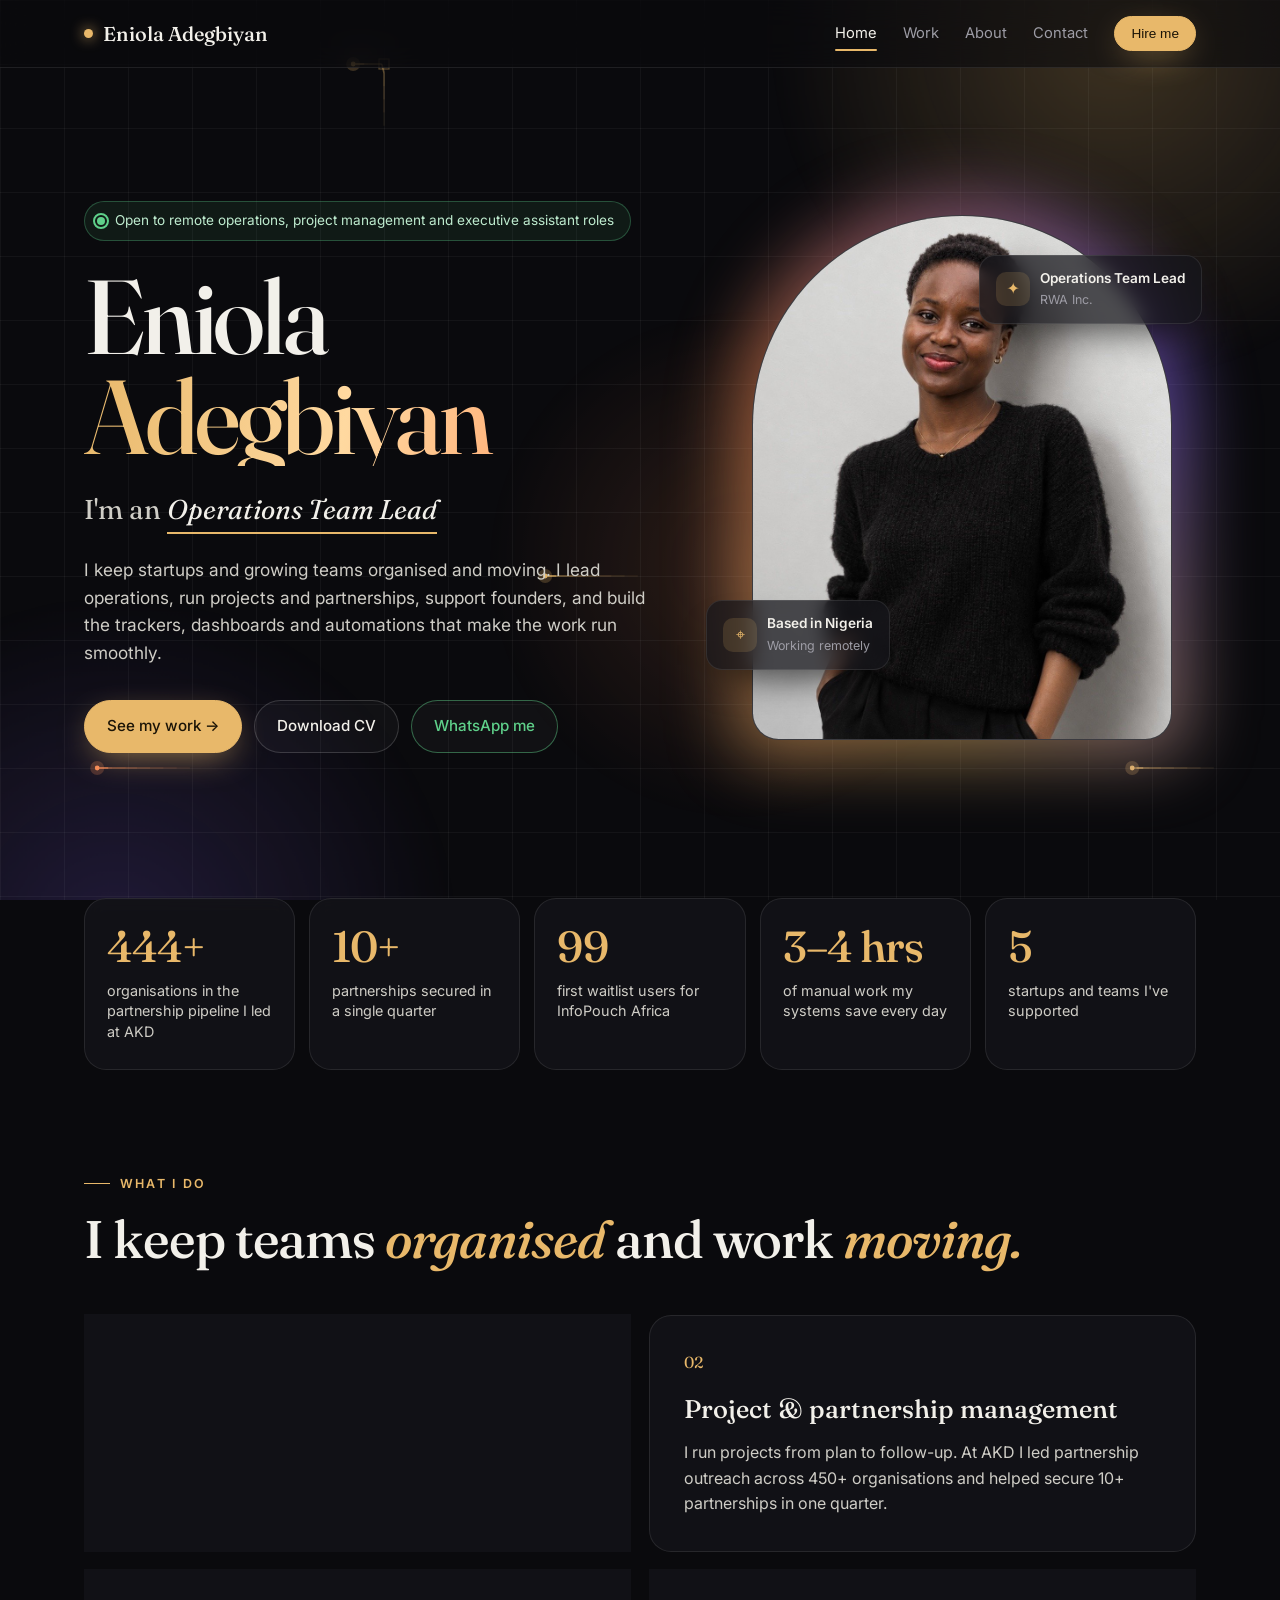
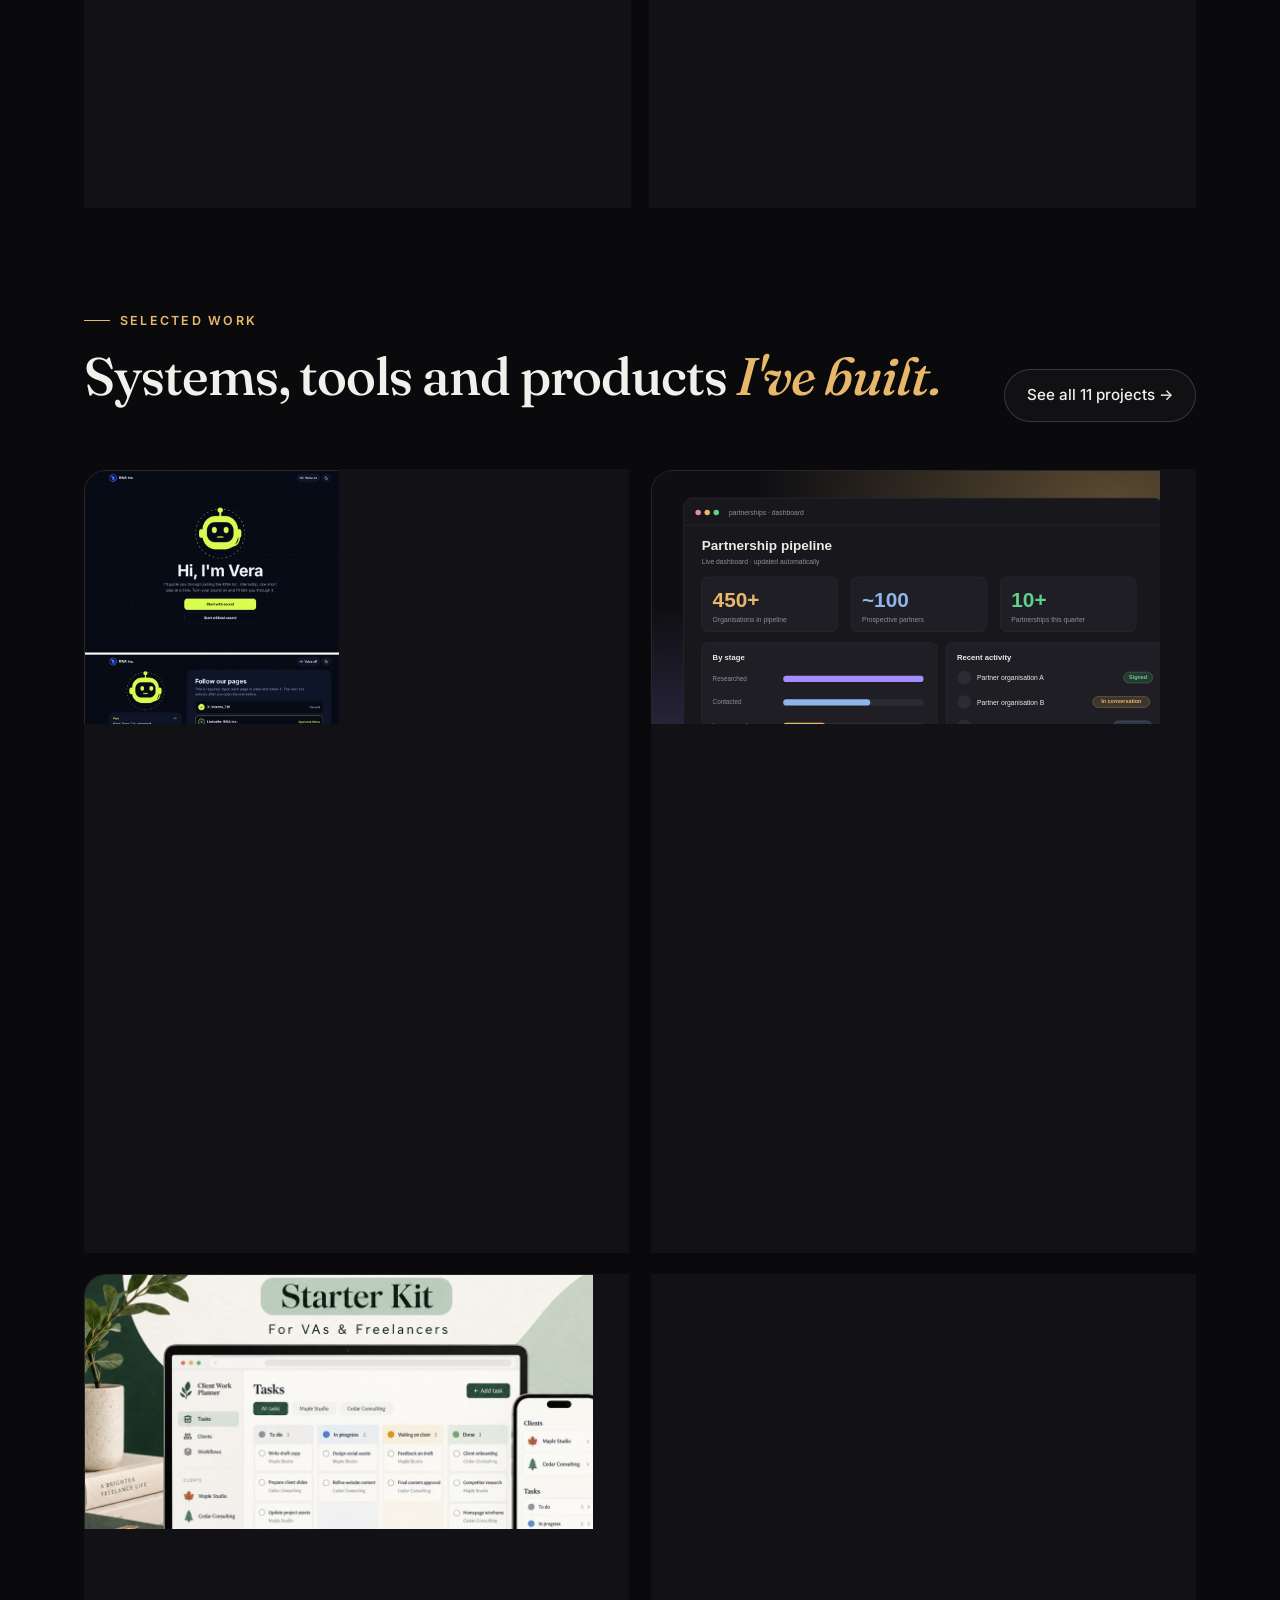
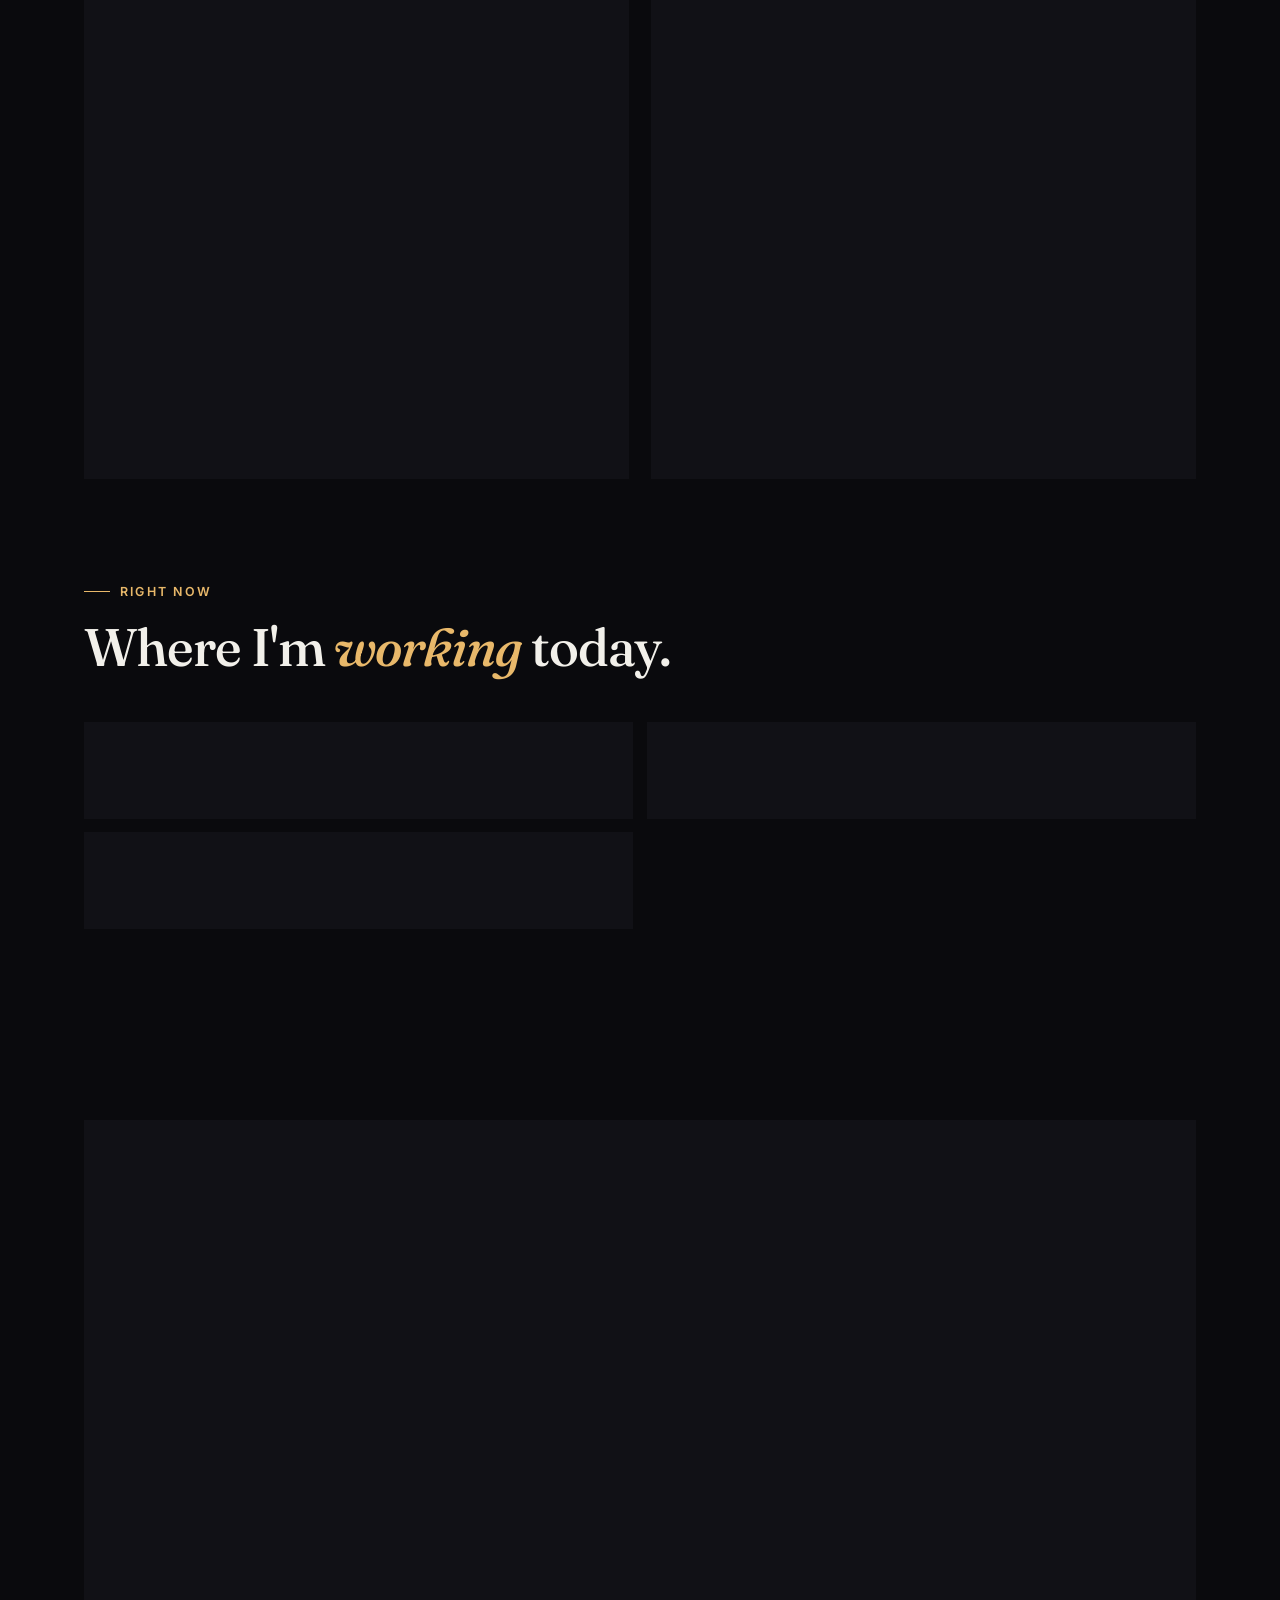
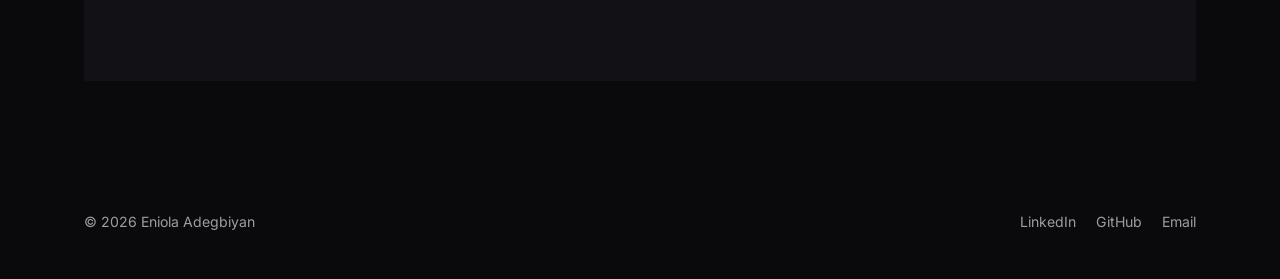
<file: index.html>
<!DOCTYPE html>
<html lang="en">
<head>
  <meta charset="UTF-8" />
  <meta name="viewport" content="width=device-width, initial-scale=1" />
  <title>Eniola Adegbiyan</title>
  <meta name="description" content="Eniola Adegbiyan: Operations Team Lead, Project Manager and Executive Assistant. I keep startups and growing teams organised and moving." />
  <meta name="theme-color" content="#0a0a0d" />
  <!-- The preview card people see when you share a link on LinkedIn or WhatsApp -->
  <meta property="og:type" content="website" />
  <meta property="og:title" content="Eniola Adegbiyan | Operations · Project Management · Executive Support" />
  <meta property="og:description" content="I keep startups and growing teams organised and moving: operations, projects, partnerships and the tools behind the work." />
  <meta property="og:image" content="https://envy-boop.github.io/eniola-adegbiyan/images/photo.jpg" />
  <meta property="og:url" content="https://envy-boop.github.io/eniola-adegbiyan/" />
  <meta name="twitter:card" content="summary_large_image" />
  <!-- Tab icon: a gold "E" -->
  <link rel="icon" href="data:image/svg+xml,%3Csvg xmlns='http://www.w3.org/2000/svg' viewBox='0 0 64 64'%3E%3Crect width='64' height='64' rx='14' fill='%230a0a0d'/%3E%3Ctext x='50%25' y='54%25' text-anchor='middle' dominant-baseline='middle' font-family='Georgia,serif' font-size='40' fill='%23e8b86a'%3EE%3C/text%3E%3C/svg%3E" />
  <link rel="preconnect" href="https://fonts.googleapis.com" />
  <link rel="preconnect" href="https://fonts.gstatic.com" crossorigin />
  <link href="https://fonts.googleapis.com/css2?family=Fraunces:ital,opsz,wght@0,9..144,400;0,9..144,500;0,9..144,600;1,9..144,400;1,9..144,500&family=Inter:wght@400;500;600&display=swap" rel="stylesheet" />
  <!-- ?v=13 makes browsers fetch fresh files. When you upload a changed file, raise the number (v=11, v=12...) in all 4 pages. -->
  <link rel="stylesheet" href="style.css?v=13" />
  <script>document.documentElement.classList.add("js");</script>
</head>
<body data-page="home">
  <!-- The page is built by main.js from content.js. To change words, edit content.js. -->
  <main></main>
  <noscript><p style="padding:40px;color:#fff">Please turn on JavaScript to see this site.</p></noscript>
  <!-- If something fails to load, show a clear message instead of a blank page -->
  <script>
    (function () {
      function warn(msg) {
        var box = document.createElement("div");
        box.style.cssText = "position:fixed;left:16px;right:16px;bottom:16px;z-index:9999;padding:16px 18px;border-radius:14px;background:#3a1212;color:#ffd7d7;font:15px/1.5 system-ui,sans-serif;border:1px solid #a33";
        box.textContent = "Site problem: " + msg;
        document.body.appendChild(box);
      }
      window.addEventListener("error", function (e) {
        if (e.target && e.target.tagName === "SCRIPT") warn("could not load " + e.target.getAttribute("src").split("?")[0] + ". Make sure it is in the same folder as this page.");
        else if (e.message) warn(e.message + (e.filename ? " (in " + e.filename.split("/").pop().split("?")[0] + ")" : ""));
      }, true);
      window.addEventListener("load", function () {
        if (typeof SITE === "undefined") warn("content.js did not load. Unzip the whole folder first, then open index.html from inside it.");
        else if (!document.querySelector(".site-header")) warn("main.js did not run. Make sure the newest main.js is in the same folder as this page.");
      });
    })();
  </script>
  <script src="content.js?v=13"></script>
  <script src="glow.js?v=13"></script>
  <script src="main.js?v=13"></script>
</body>
</html>
</file>
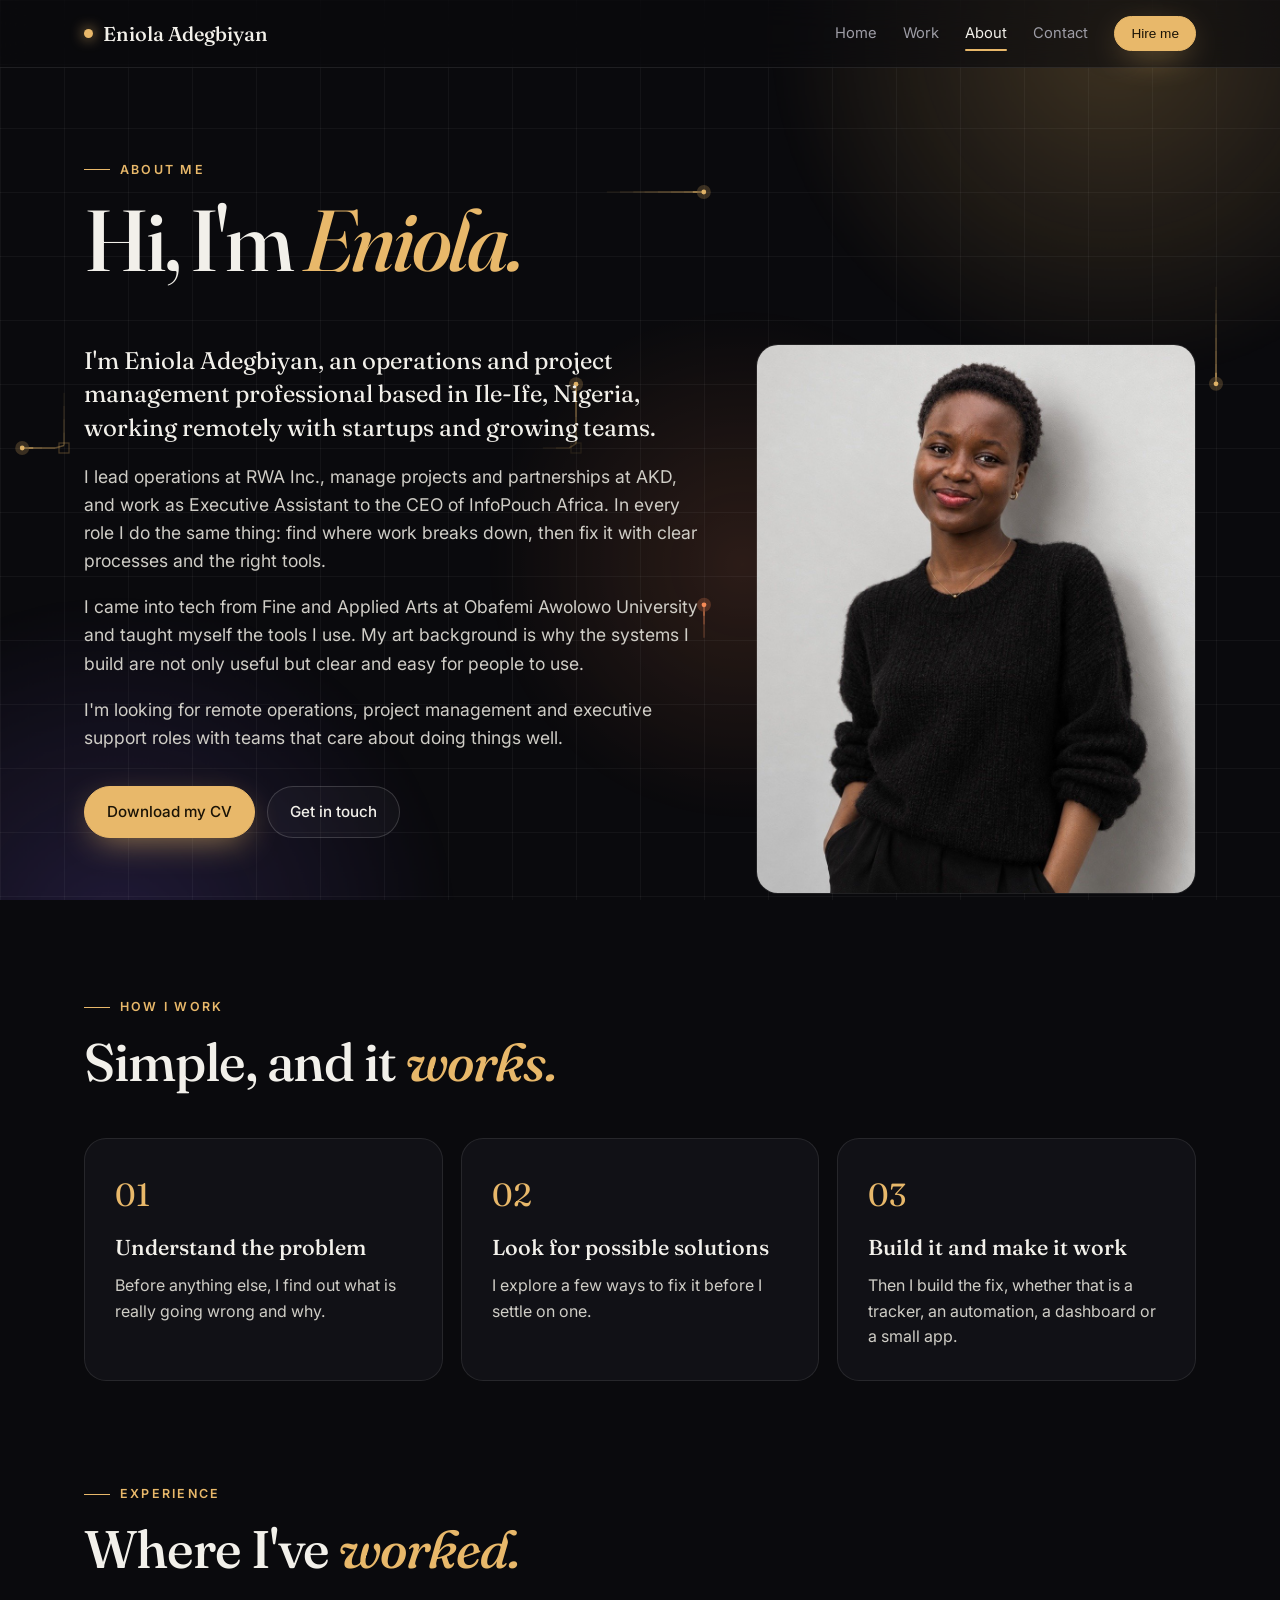
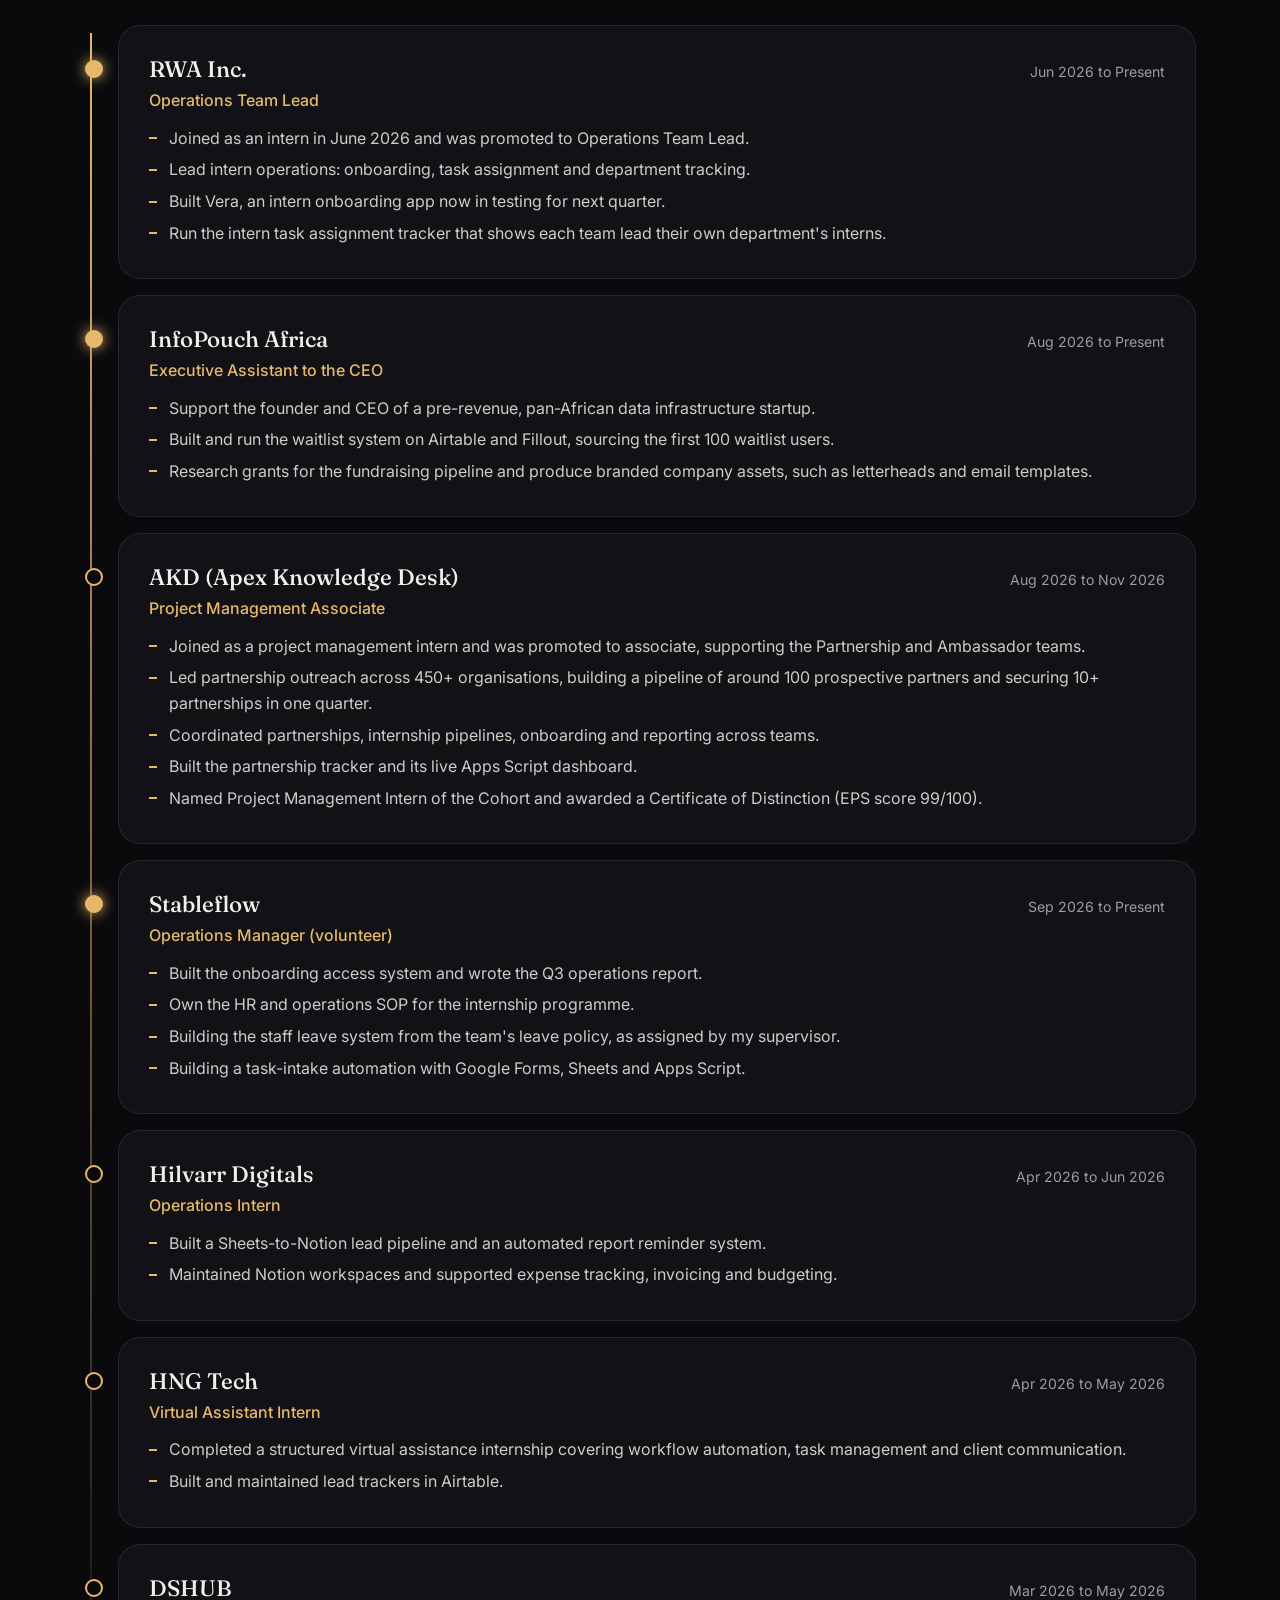
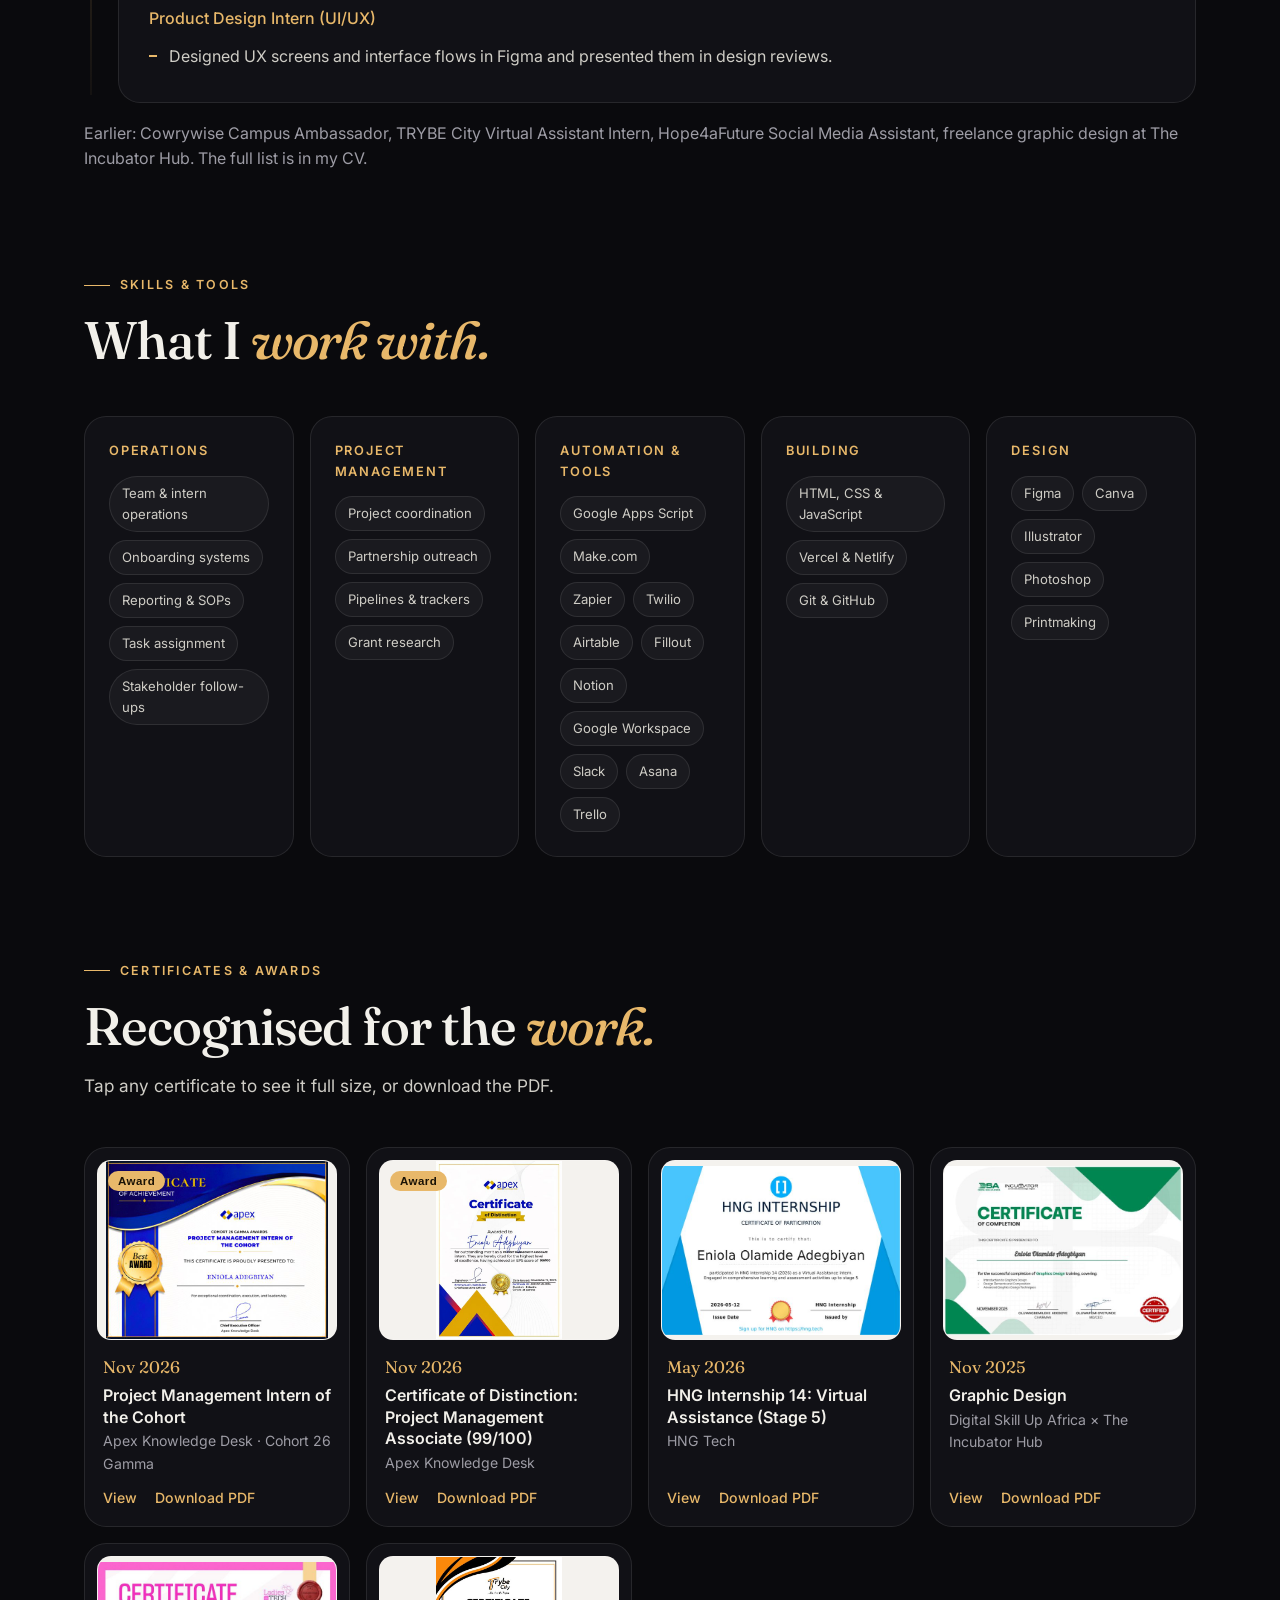
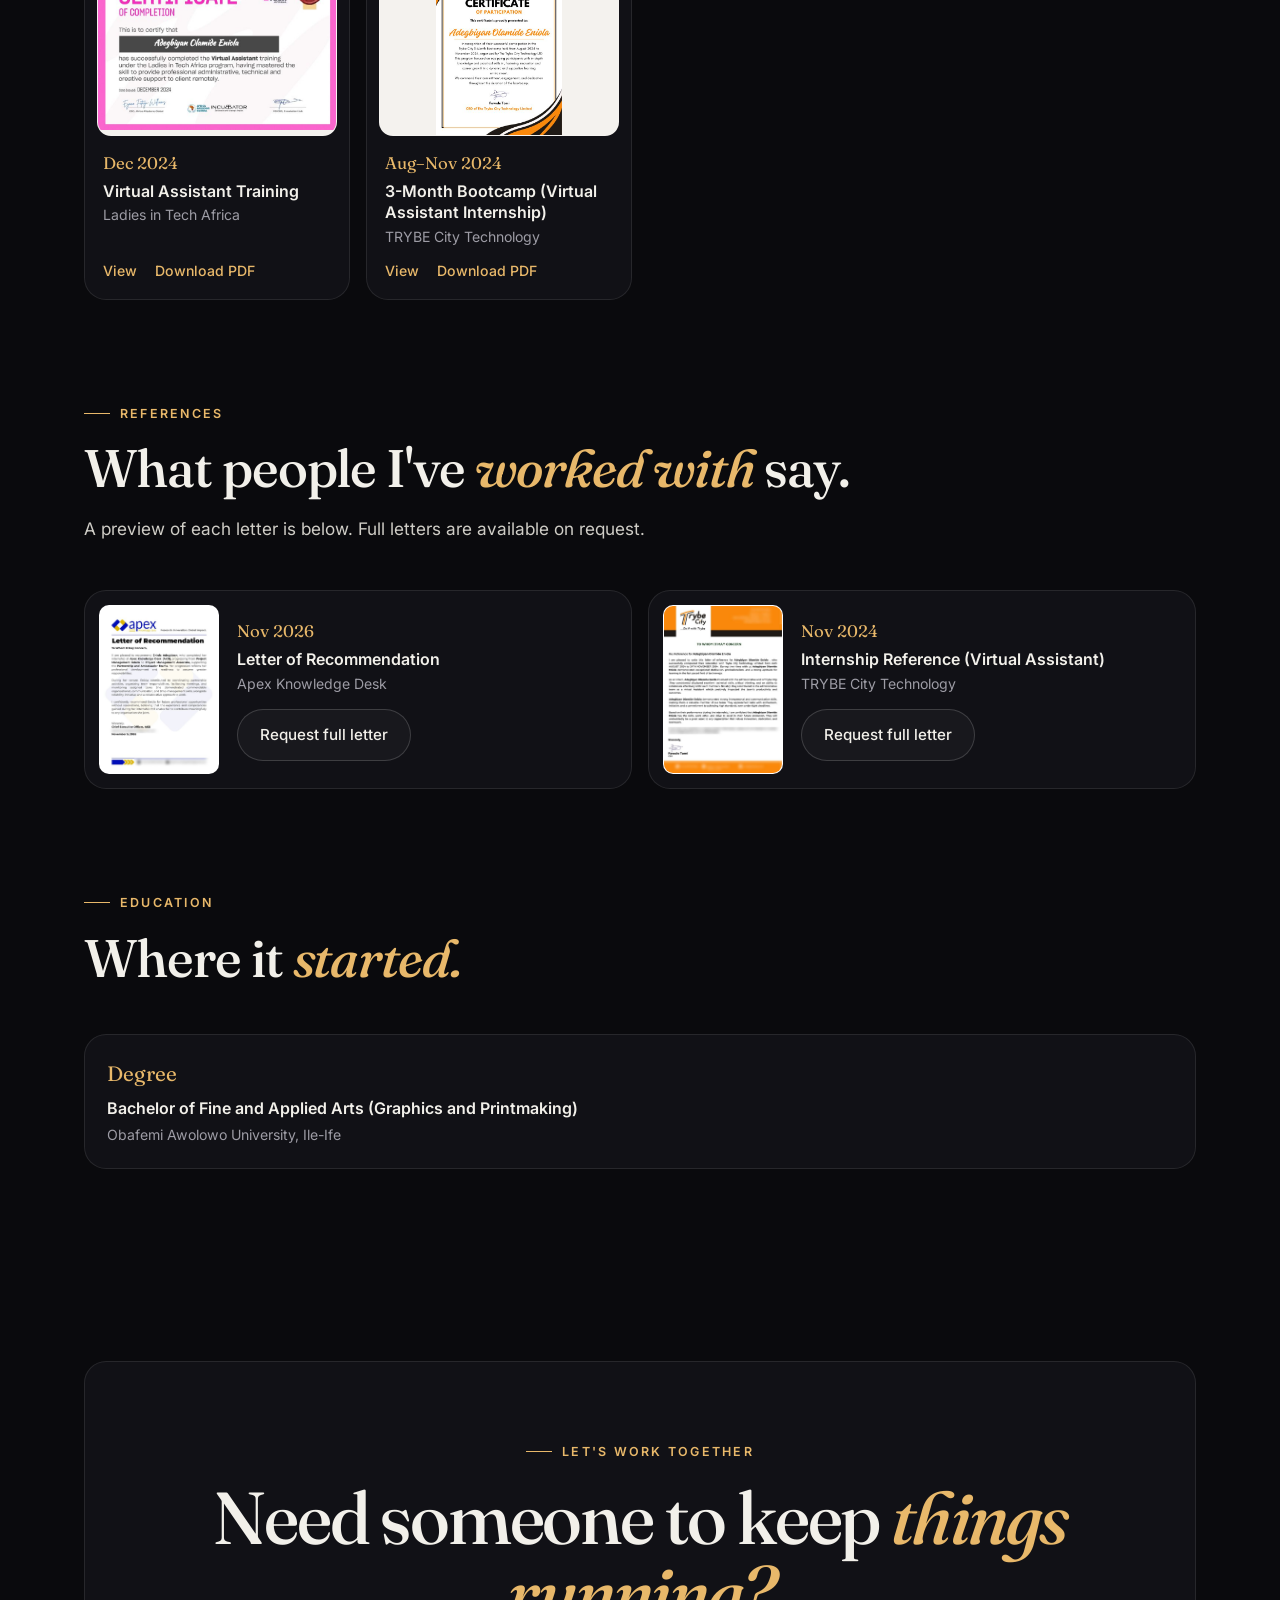
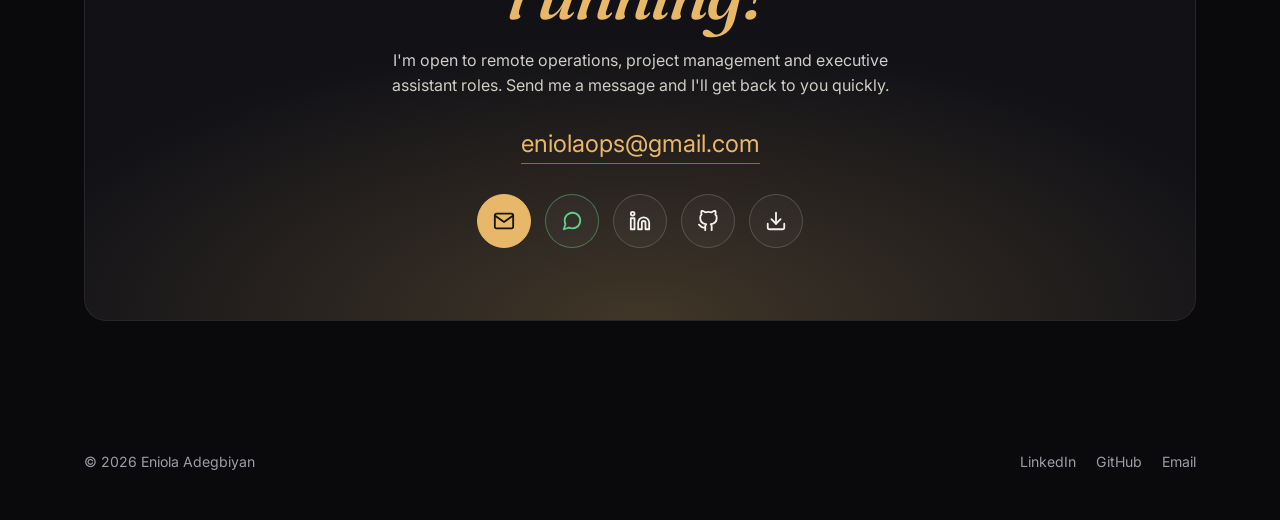
<file: about.html>
<!DOCTYPE html>
<html lang="en">
<head>
  <meta charset="UTF-8" />
  <meta name="viewport" content="width=device-width, initial-scale=1" />
  <title>About | Eniola Adegbiyan</title>
  <meta name="description" content="Eniola Adegbiyan: Operations Team Lead, Project Manager and Executive Assistant. I keep startups and growing teams organised and moving." />
  <meta name="theme-color" content="#0a0a0d" />
  <!-- The preview card people see when you share a link on LinkedIn or WhatsApp -->
  <meta property="og:type" content="website" />
  <meta property="og:title" content="Eniola Adegbiyan | Operations · Project Management · Executive Support" />
  <meta property="og:description" content="I keep startups and growing teams organised and moving: operations, projects, partnerships and the tools behind the work." />
  <meta property="og:image" content="https://envy-boop.github.io/eniola-adegbiyan/images/photo.jpg" />
  <meta property="og:url" content="https://envy-boop.github.io/eniola-adegbiyan/about.html" />
  <meta name="twitter:card" content="summary_large_image" />
  <!-- Tab icon: a gold "E" -->
  <link rel="icon" href="data:image/svg+xml,%3Csvg xmlns='http://www.w3.org/2000/svg' viewBox='0 0 64 64'%3E%3Crect width='64' height='64' rx='14' fill='%230a0a0d'/%3E%3Ctext x='50%25' y='54%25' text-anchor='middle' dominant-baseline='middle' font-family='Georgia,serif' font-size='40' fill='%23e8b86a'%3EE%3C/text%3E%3C/svg%3E" />
  <link rel="preconnect" href="https://fonts.googleapis.com" />
  <link rel="preconnect" href="https://fonts.gstatic.com" crossorigin />
  <link href="https://fonts.googleapis.com/css2?family=Fraunces:ital,opsz,wght@0,9..144,400;0,9..144,500;0,9..144,600;1,9..144,400;1,9..144,500&family=Inter:wght@400;500;600&display=swap" rel="stylesheet" />
  <!-- ?v=13 makes browsers fetch fresh files. When you upload a changed file, raise the number (v=11, v=12...) in all 4 pages. -->
  <link rel="stylesheet" href="style.css?v=13" />
  <script>document.documentElement.classList.add("js");</script>
</head>
<body data-page="about">
  <!-- The page is built by main.js from content.js. To change words, edit content.js. -->
  <main></main>
  <noscript><p style="padding:40px;color:#fff">Please turn on JavaScript to see this site.</p></noscript>
  <!-- If something fails to load, show a clear message instead of a blank page -->
  <script>
    (function () {
      function warn(msg) {
        var box = document.createElement("div");
        box.style.cssText = "position:fixed;left:16px;right:16px;bottom:16px;z-index:9999;padding:16px 18px;border-radius:14px;background:#3a1212;color:#ffd7d7;font:15px/1.5 system-ui,sans-serif;border:1px solid #a33";
        box.textContent = "Site problem: " + msg;
        document.body.appendChild(box);
      }
      window.addEventListener("error", function (e) {
        if (e.target && e.target.tagName === "SCRIPT") warn("could not load " + e.target.getAttribute("src").split("?")[0] + ". Make sure it is in the same folder as this page.");
        else if (e.message) warn(e.message + (e.filename ? " (in " + e.filename.split("/").pop().split("?")[0] + ")" : ""));
      }, true);
      window.addEventListener("load", function () {
        if (typeof SITE === "undefined") warn("content.js did not load. Unzip the whole folder first, then open index.html from inside it.");
        else if (!document.querySelector(".site-header")) warn("main.js did not run. Make sure the newest main.js is in the same folder as this page.");
      });
    })();
  </script>
  <script src="content.js?v=13"></script>
  <script src="glow.js?v=13"></script>
  <script src="main.js?v=13"></script>
</body>
</html>
</file>
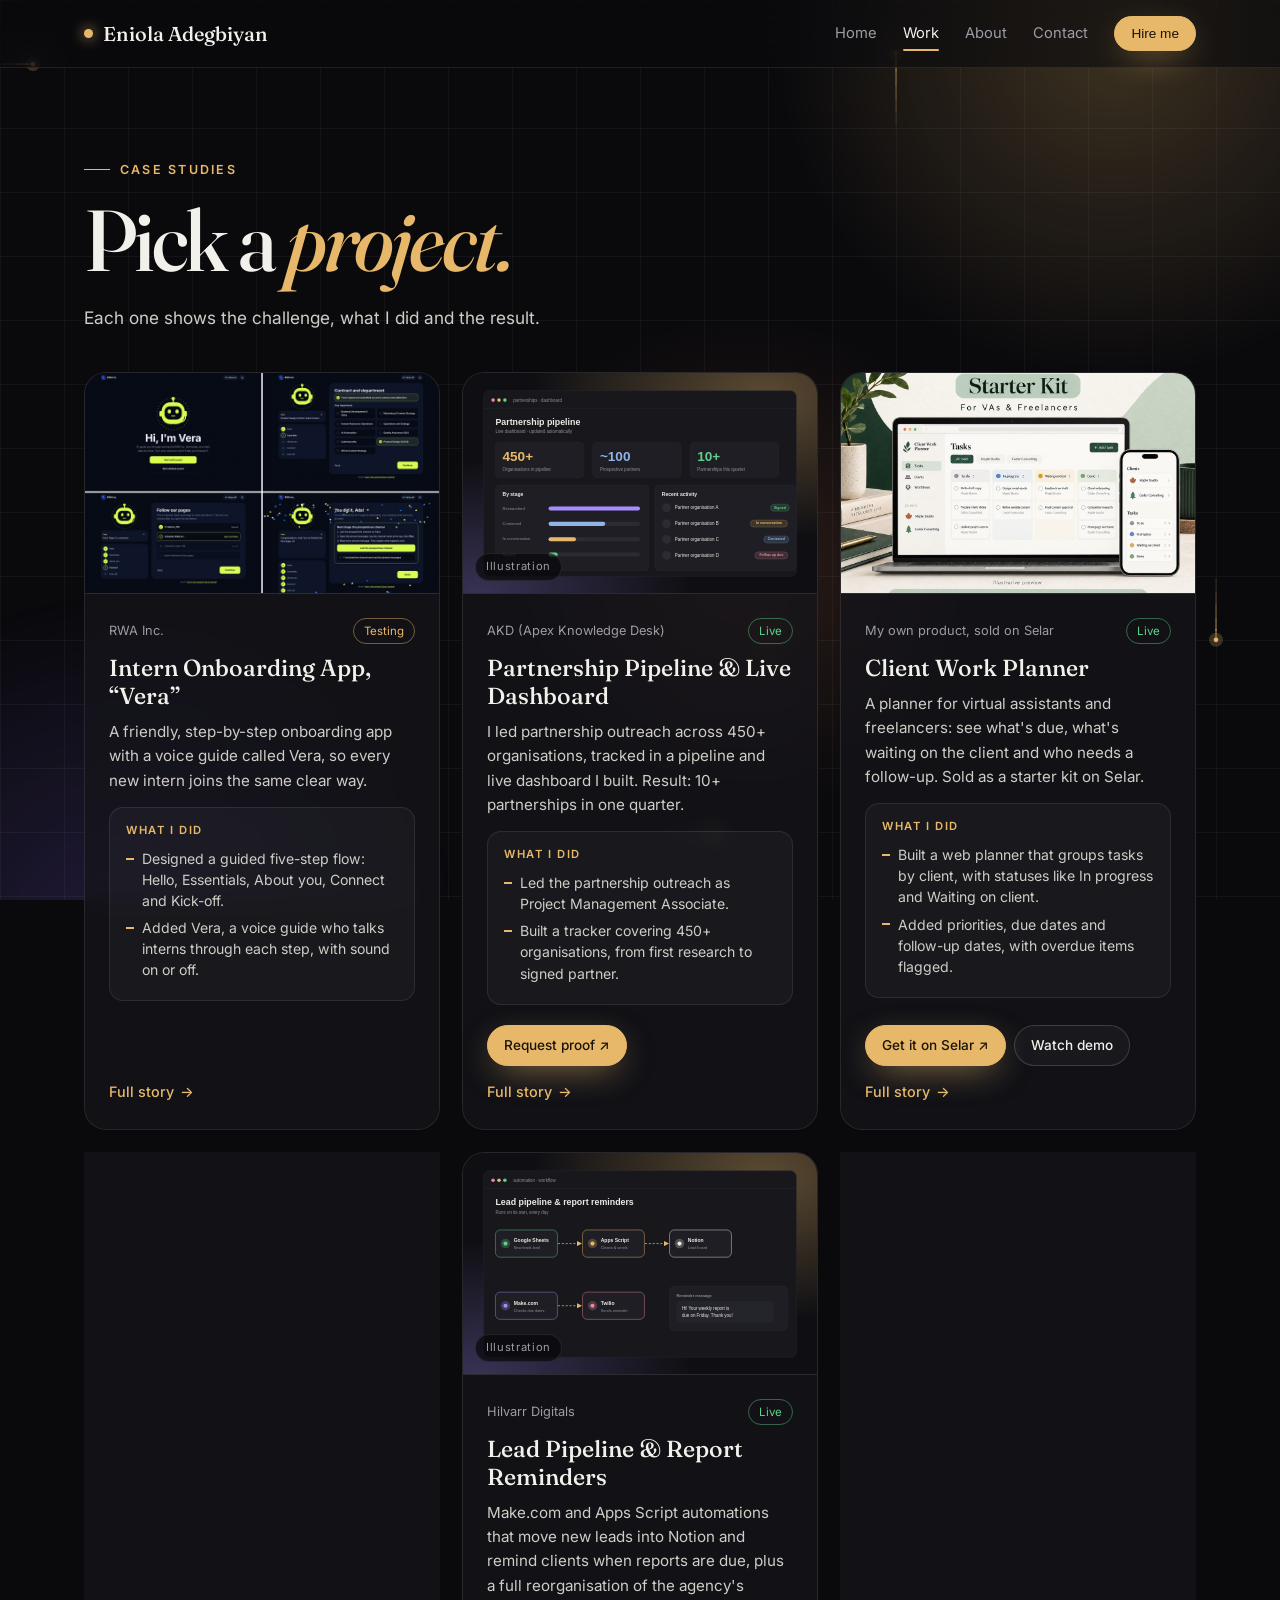
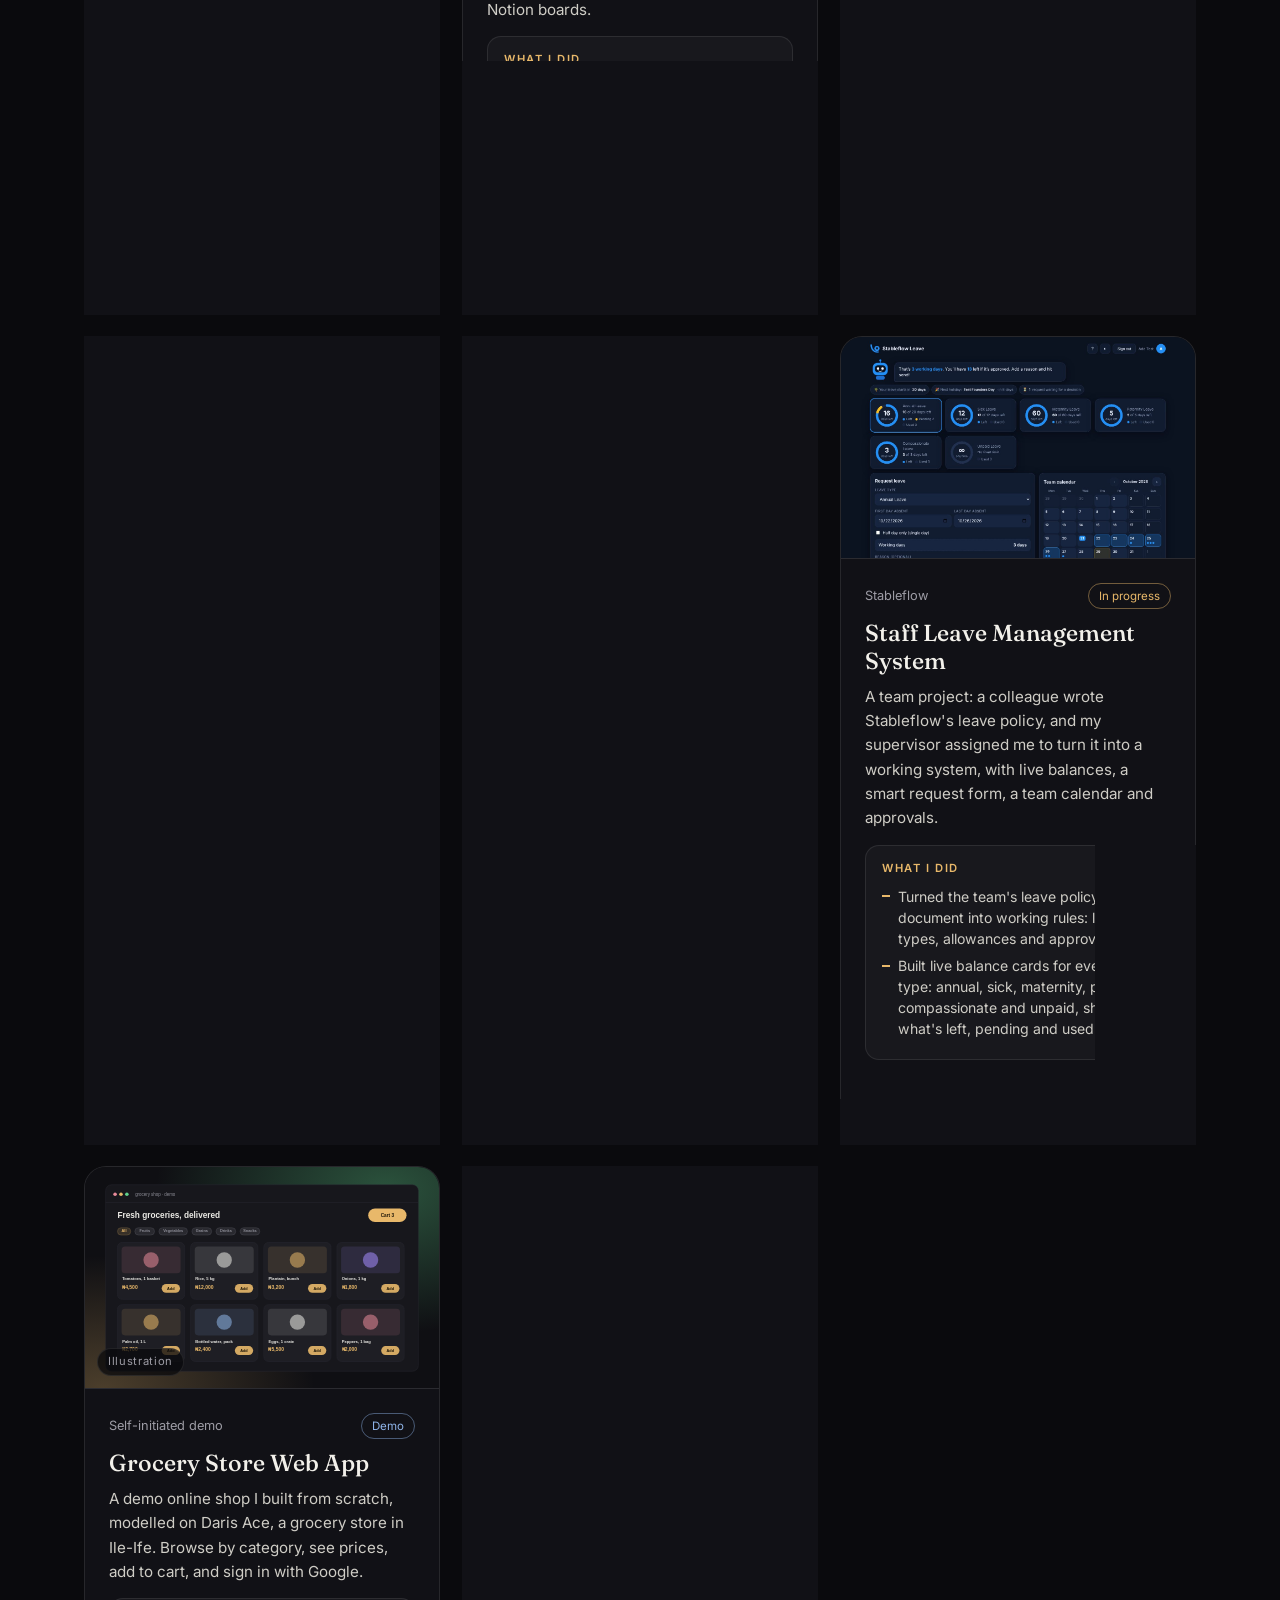
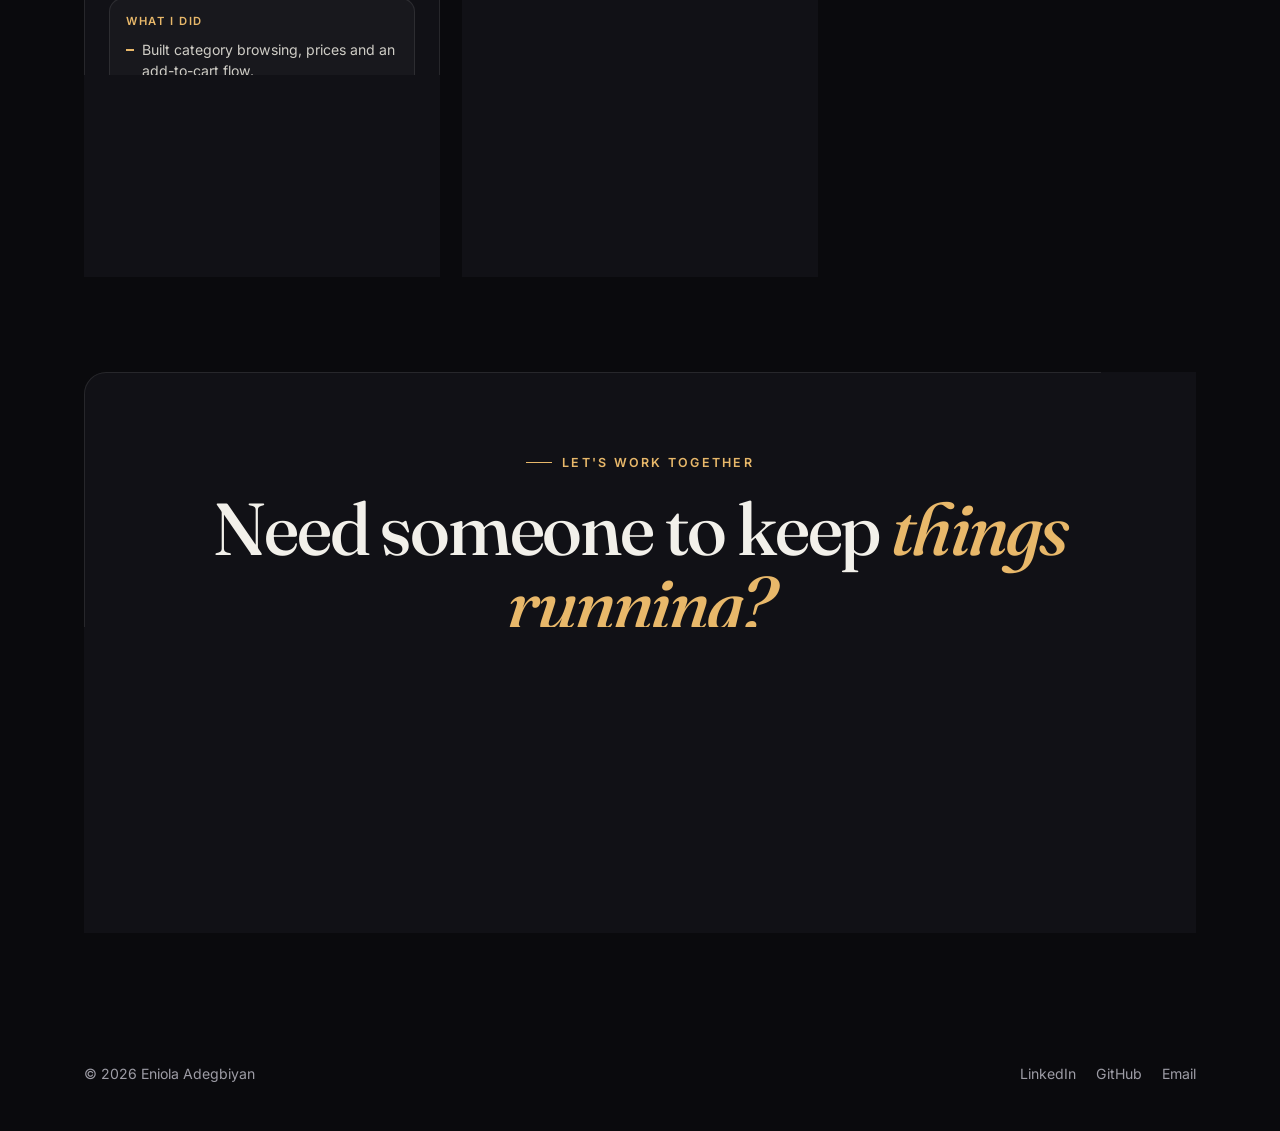
<file: project.html>
<!DOCTYPE html>
<html lang="en">
<head>
  <meta charset="UTF-8" />
  <meta name="viewport" content="width=device-width, initial-scale=1" />
  <title>Project | Eniola Adegbiyan</title>
  <meta name="description" content="Eniola Adegbiyan: Operations Team Lead, Project Manager and Executive Assistant. I keep startups and growing teams organised and moving." />
  <meta name="theme-color" content="#0a0a0d" />
  <!-- The preview card people see when you share a link on LinkedIn or WhatsApp -->
  <meta property="og:type" content="website" />
  <meta property="og:title" content="Eniola Adegbiyan | Operations · Project Management · Executive Support" />
  <meta property="og:description" content="I keep startups and growing teams organised and moving: operations, projects, partnerships and the tools behind the work." />
  <meta property="og:image" content="https://envy-boop.github.io/eniola-adegbiyan/images/photo.jpg" />
  <meta property="og:url" content="https://envy-boop.github.io/eniola-adegbiyan/project.html" />
  <meta name="twitter:card" content="summary_large_image" />
  <!-- Tab icon: a gold "E" -->
  <link rel="icon" href="data:image/svg+xml,%3Csvg xmlns='http://www.w3.org/2000/svg' viewBox='0 0 64 64'%3E%3Crect width='64' height='64' rx='14' fill='%230a0a0d'/%3E%3Ctext x='50%25' y='54%25' text-anchor='middle' dominant-baseline='middle' font-family='Georgia,serif' font-size='40' fill='%23e8b86a'%3EE%3C/text%3E%3C/svg%3E" />
  <link rel="preconnect" href="https://fonts.googleapis.com" />
  <link rel="preconnect" href="https://fonts.gstatic.com" crossorigin />
  <link href="https://fonts.googleapis.com/css2?family=Fraunces:ital,opsz,wght@0,9..144,400;0,9..144,500;0,9..144,600;1,9..144,400;1,9..144,500&family=Inter:wght@400;500;600&display=swap" rel="stylesheet" />
  <!-- ?v=13 makes browsers fetch fresh files. When you upload a changed file, raise the number (v=11, v=12...) in all 4 pages. -->
  <link rel="stylesheet" href="style.css?v=13" />
  <script>document.documentElement.classList.add("js");</script>
</head>
<body data-page="project">
  <!-- The page is built by main.js from content.js. To change words, edit content.js. -->
  <main></main>
  <noscript><p style="padding:40px;color:#fff">Please turn on JavaScript to see this site.</p></noscript>
  <!-- If something fails to load, show a clear message instead of a blank page -->
  <script>
    (function () {
      function warn(msg) {
        var box = document.createElement("div");
        box.style.cssText = "position:fixed;left:16px;right:16px;bottom:16px;z-index:9999;padding:16px 18px;border-radius:14px;background:#3a1212;color:#ffd7d7;font:15px/1.5 system-ui,sans-serif;border:1px solid #a33";
        box.textContent = "Site problem: " + msg;
        document.body.appendChild(box);
      }
      window.addEventListener("error", function (e) {
        if (e.target && e.target.tagName === "SCRIPT") warn("could not load " + e.target.getAttribute("src").split("?")[0] + ". Make sure it is in the same folder as this page.");
        else if (e.message) warn(e.message + (e.filename ? " (in " + e.filename.split("/").pop().split("?")[0] + ")" : ""));
      }, true);
      window.addEventListener("load", function () {
        if (typeof SITE === "undefined") warn("content.js did not load. Unzip the whole folder first, then open index.html from inside it.");
        else if (!document.querySelector(".site-header")) warn("main.js did not run. Make sure the newest main.js is in the same folder as this page.");
      });
    })();
  </script>
  <script src="content.js?v=13"></script>
  <script src="glow.js?v=13"></script>
  <script src="main.js?v=13"></script>
</body>
</html>
</file>
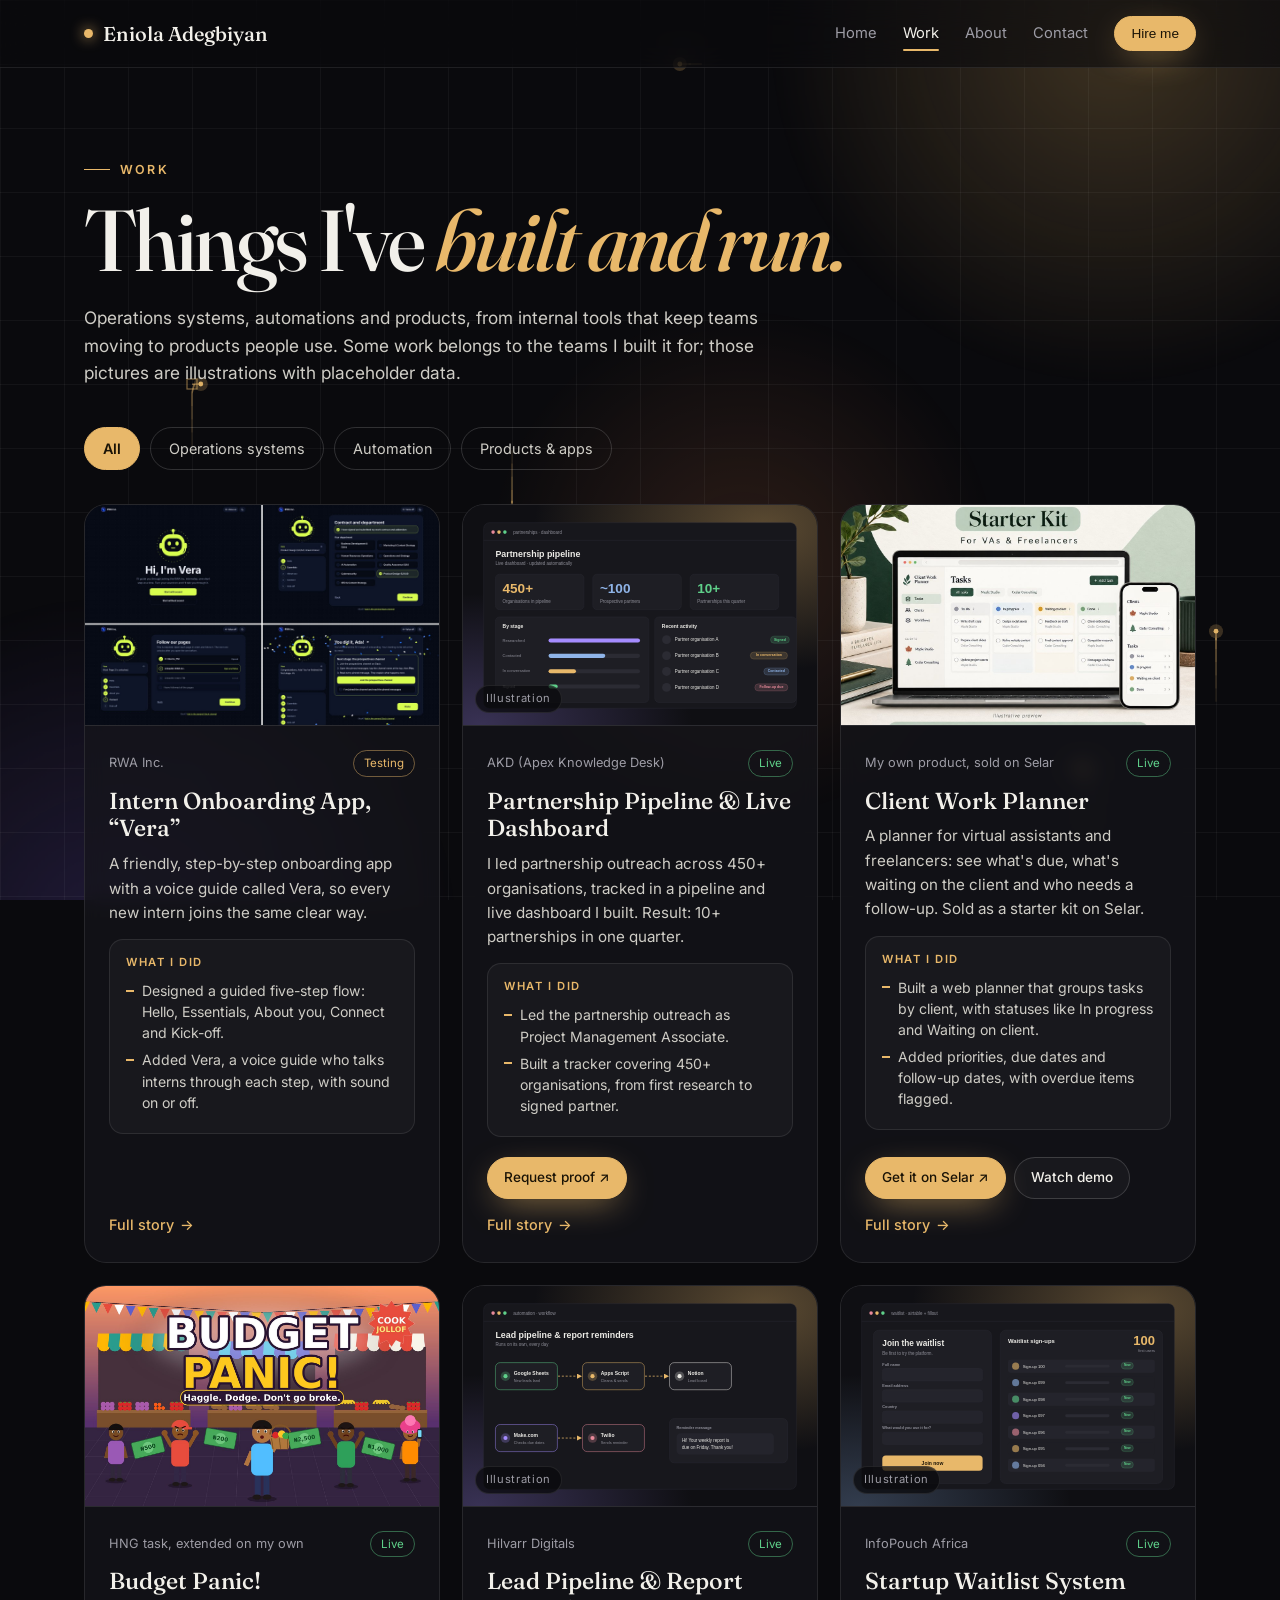
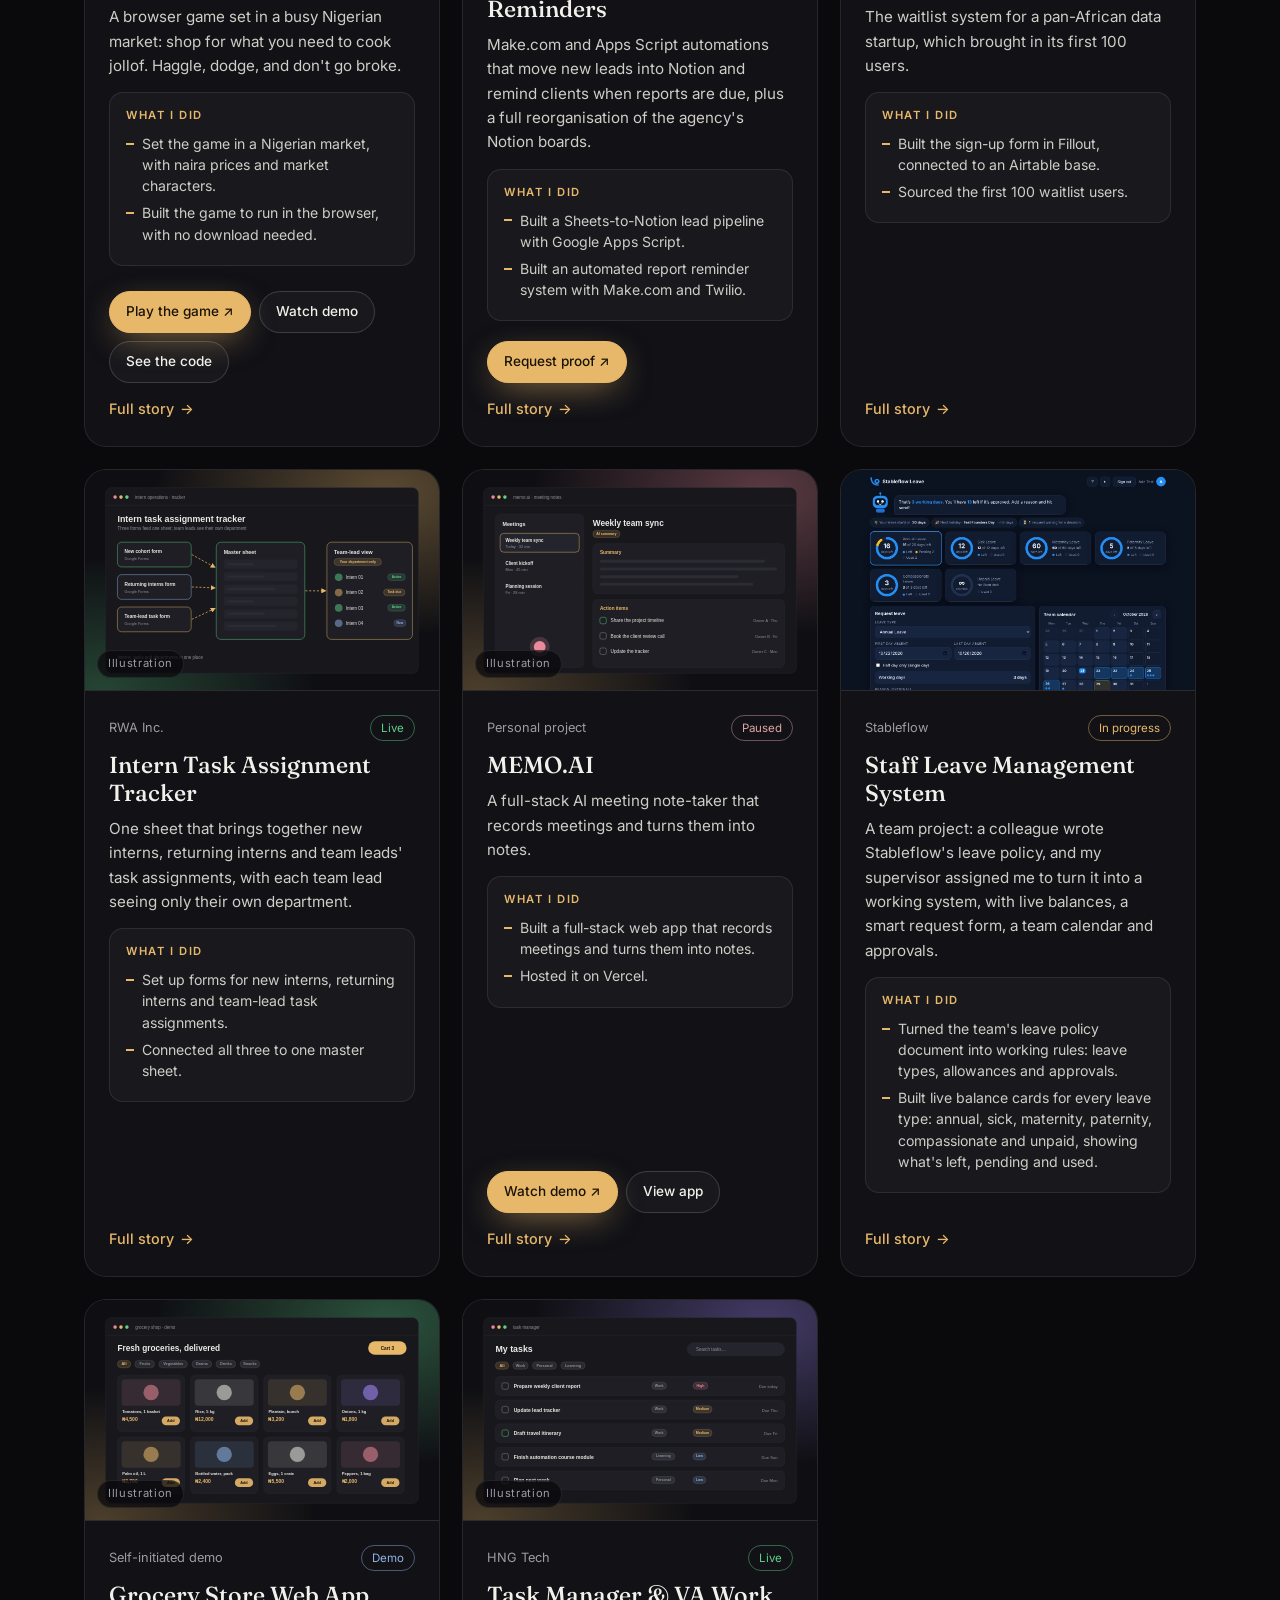
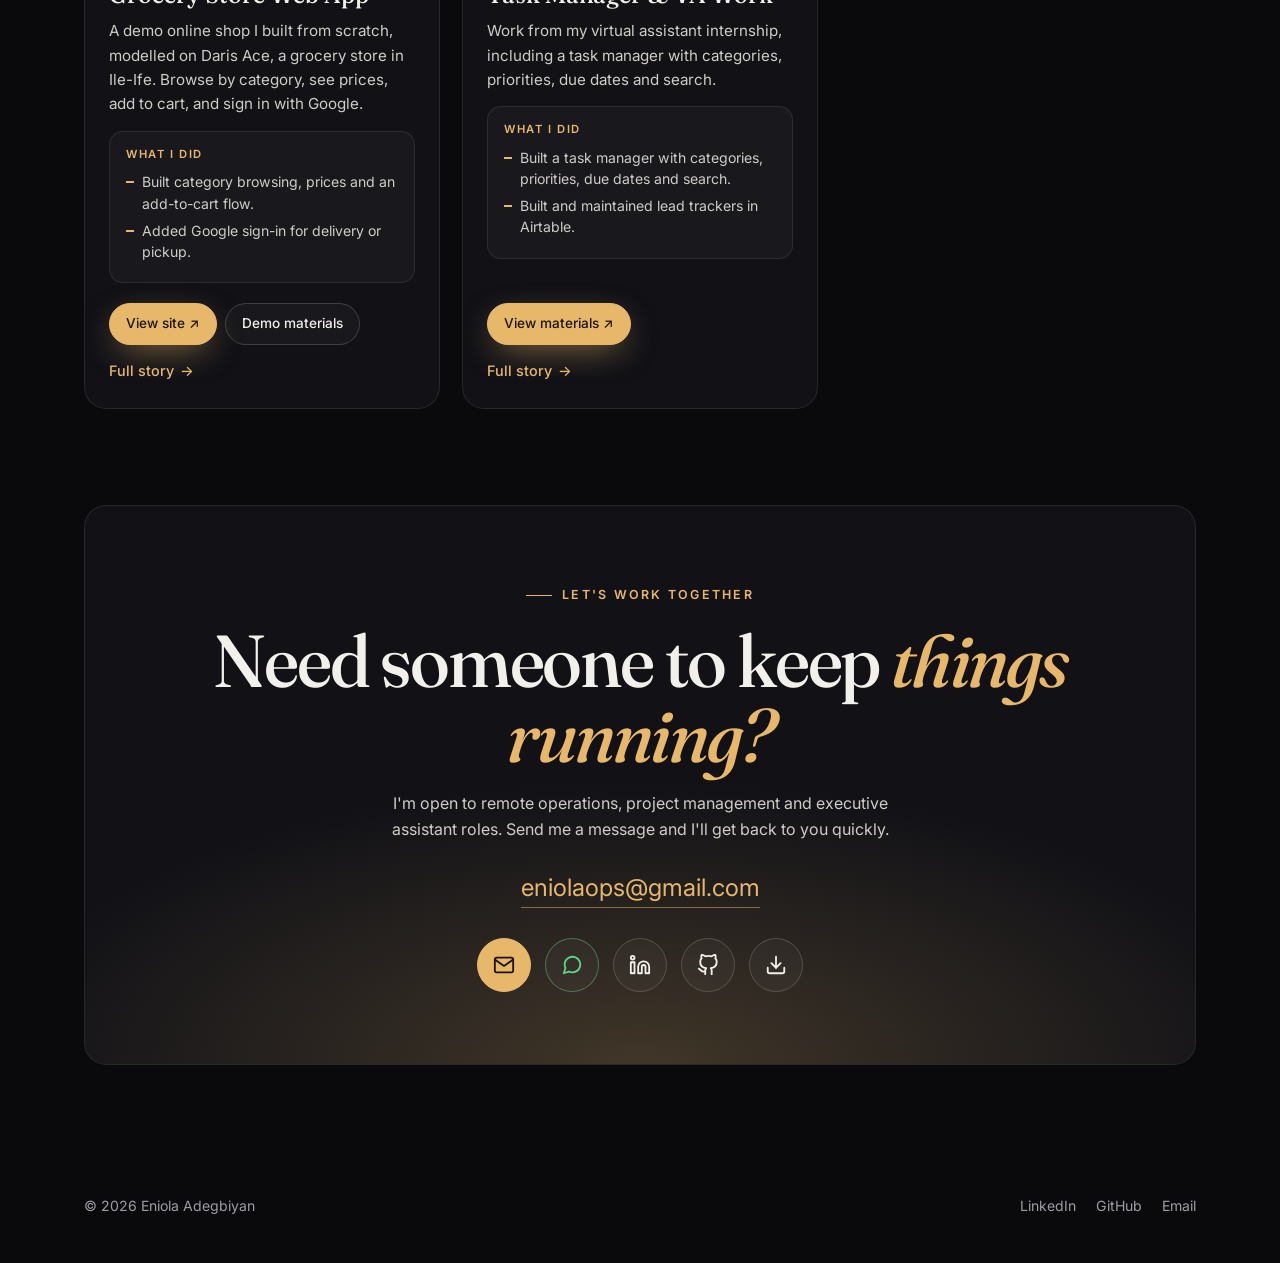
<file: work.html>
<!DOCTYPE html>
<html lang="en">
<head>
  <meta charset="UTF-8" />
  <meta name="viewport" content="width=device-width, initial-scale=1" />
  <title>Work | Eniola Adegbiyan</title>
  <meta name="description" content="Eniola Adegbiyan: Operations Team Lead, Project Manager and Executive Assistant. I keep startups and growing teams organised and moving." />
  <meta name="theme-color" content="#0a0a0d" />
  <!-- The preview card people see when you share a link on LinkedIn or WhatsApp -->
  <meta property="og:type" content="website" />
  <meta property="og:title" content="Eniola Adegbiyan | Operations · Project Management · Executive Support" />
  <meta property="og:description" content="I keep startups and growing teams organised and moving: operations, projects, partnerships and the tools behind the work." />
  <meta property="og:image" content="https://envy-boop.github.io/eniola-adegbiyan/images/photo.jpg" />
  <meta property="og:url" content="https://envy-boop.github.io/eniola-adegbiyan/work.html" />
  <meta name="twitter:card" content="summary_large_image" />
  <!-- Tab icon: a gold "E" -->
  <link rel="icon" href="data:image/svg+xml,%3Csvg xmlns='http://www.w3.org/2000/svg' viewBox='0 0 64 64'%3E%3Crect width='64' height='64' rx='14' fill='%230a0a0d'/%3E%3Ctext x='50%25' y='54%25' text-anchor='middle' dominant-baseline='middle' font-family='Georgia,serif' font-size='40' fill='%23e8b86a'%3EE%3C/text%3E%3C/svg%3E" />
  <link rel="preconnect" href="https://fonts.googleapis.com" />
  <link rel="preconnect" href="https://fonts.gstatic.com" crossorigin />
  <link href="https://fonts.googleapis.com/css2?family=Fraunces:ital,opsz,wght@0,9..144,400;0,9..144,500;0,9..144,600;1,9..144,400;1,9..144,500&family=Inter:wght@400;500;600&display=swap" rel="stylesheet" />
  <!-- ?v=13 makes browsers fetch fresh files. When you upload a changed file, raise the number (v=11, v=12...) in all 4 pages. -->
  <link rel="stylesheet" href="style.css?v=13" />
  <script>document.documentElement.classList.add("js");</script>
</head>
<body data-page="work">
  <!-- The page is built by main.js from content.js. To change words, edit content.js. -->
  <main></main>
  <noscript><p style="padding:40px;color:#fff">Please turn on JavaScript to see this site.</p></noscript>
  <!-- If something fails to load, show a clear message instead of a blank page -->
  <script>
    (function () {
      function warn(msg) {
        var box = document.createElement("div");
        box.style.cssText = "position:fixed;left:16px;right:16px;bottom:16px;z-index:9999;padding:16px 18px;border-radius:14px;background:#3a1212;color:#ffd7d7;font:15px/1.5 system-ui,sans-serif;border:1px solid #a33";
        box.textContent = "Site problem: " + msg;
        document.body.appendChild(box);
      }
      window.addEventListener("error", function (e) {
        if (e.target && e.target.tagName === "SCRIPT") warn("could not load " + e.target.getAttribute("src").split("?")[0] + ". Make sure it is in the same folder as this page.");
        else if (e.message) warn(e.message + (e.filename ? " (in " + e.filename.split("/").pop().split("?")[0] + ")" : ""));
      }, true);
      window.addEventListener("load", function () {
        if (typeof SITE === "undefined") warn("content.js did not load. Unzip the whole folder first, then open index.html from inside it.");
        else if (!document.querySelector(".site-header")) warn("main.js did not run. Make sure the newest main.js is in the same folder as this page.");
      });
    })();
  </script>
  <script src="content.js?v=13"></script>
  <script src="glow.js?v=13"></script>
  <script src="main.js?v=13"></script>
</body>
</html>
</file>
<file: style.css>
/* STYLE.CSS: the look of every page.
   Colours and fonts are in :root below. Change --accent to re-colour the whole site. */

:root {
  --bg: #0a0a0d;
  --surface: rgba(22, 22, 27, 0.72);
  --surface-solid: #16161b;
  --line: rgba(255, 255, 255, 0.09);
  --line-strong: rgba(255, 255, 255, 0.16);
  --text: #f2f0ea;
  --soft: #cfcdc6;
  --muted: #9d9ca5;
  --accent: #e8b86a;      /* gold */
  --accent-2: #ff8f5a;    /* warm orange, used in the glow */
  --accent-3: #8f6bff;    /* violet, used in the glow */
  --accent-ink: #1a1306;
  --green: #5fd08a;
  --serif: "Fraunces", Georgia, serif;
  --sans: "Inter", system-ui, -apple-system, "Segoe UI", sans-serif;
  --max: 1160px;
  --radius: 22px;
}

* { box-sizing: border-box; margin: 0; padding: 0; }
html { scroll-behavior: smooth; }
body {
  background: var(--bg); color: var(--text);
  font-family: var(--sans); line-height: 1.6;
  -webkit-font-smoothing: antialiased;
  overflow-x: clip;
}
html { overflow-x: clip; }
a { color: inherit; text-decoration: none; }
ul { list-style: none; }
img { display: block; max-width: 100%; }
::selection { background: var(--accent); color: var(--accent-ink); }

/* ---------- Glowing background (made by glow.js) ---------- */
.glow { position: fixed; inset: 0; z-index: 0; pointer-events: none; overflow: hidden; }
.orb {
  position: absolute; width: 62vmax; height: 62vmax; border-radius: 50%;
  opacity: 0.55; will-change: transform;
}
.orb.o1 { background: radial-gradient(circle, rgba(232, 184, 106, 0.42), transparent 62%); top: -28vmax; right: -18vmax; animation: drift1 26s ease-in-out infinite alternate; }
.orb.o2 { background: radial-gradient(circle, rgba(143, 107, 255, 0.32), transparent 62%); bottom: -34vmax; left: -22vmax; animation: drift2 32s ease-in-out infinite alternate; }
.orb.o3 { background: radial-gradient(circle, rgba(255, 143, 90, 0.26), transparent 62%); top: 30vh; left: 35vw; width: 46vmax; height: 46vmax; animation: drift3 38s ease-in-out infinite alternate; }
.orb.cursor {
  width: 560px; height: 560px; left: 0; top: 0; opacity: 0;
  background: radial-gradient(circle, rgba(232, 184, 106, 0.22), rgba(255, 143, 90, 0.08) 40%, transparent 68%);
  transition: opacity 0.6s ease;
}
.glow.active .orb.cursor { opacity: 1; }
.glow canvas { position: absolute; inset: 0; }
@keyframes drift1 { to { transform: translate(-14vw, 18vh) scale(1.15); } }
@keyframes drift2 { to { transform: translate(18vw, -14vh) scale(1.1); } }
@keyframes drift3 { to { transform: translate(-22vw, -10vh) scale(0.85); } }

/* Everything else sits above the glow */
.site-header, main, footer { position: relative; z-index: 1; }

/* ---------- Header ---------- */
.site-header {
  position: sticky; top: 0; z-index: 20;
  backdrop-filter: blur(16px); -webkit-backdrop-filter: blur(16px);
  background: rgba(10, 10, 13, 0.62); border-bottom: 1px solid var(--line);
}
.header-inner { max-width: var(--max); margin: 0 auto; padding: 16px 24px; display: flex; align-items: center; justify-content: space-between; gap: 20px; }
.brand { font-family: var(--serif); font-size: 1.25rem; font-weight: 500; display: flex; align-items: center; gap: 10px; white-space: nowrap; }
.brand-dot { width: 9px; height: 9px; border-radius: 50%; background: var(--accent); box-shadow: 0 0 14px var(--accent); }
.nav { display: flex; align-items: center; gap: 26px; font-size: 0.92rem; color: var(--muted); }
.nav a:not(.btn) { position: relative; padding: 4px 0; transition: color 0.2s; }
.nav a:not(.btn):hover, .nav a.active { color: var(--text); }
.nav a.active::after { content: ""; position: absolute; left: 0; right: 0; bottom: -2px; height: 2px; border-radius: 2px; background: var(--accent); }

/* ---------- Buttons ---------- */
.btn {
  display: inline-flex; align-items: center; justify-content: center; gap: 8px;
  padding: 13px 22px; border-radius: 999px; font-weight: 500; font-size: 0.95rem;
  border: 1px solid var(--line-strong); background: rgba(255, 255, 255, 0.03);
  transition: transform 0.2s, background 0.2s, border-color 0.2s, box-shadow 0.2s; white-space: nowrap;
}
.btn:hover { transform: translateY(-2px); border-color: rgba(255, 255, 255, 0.32); background: rgba(255, 255, 255, 0.06); }
.btn.primary { background: var(--accent); color: var(--accent-ink); border-color: var(--accent); box-shadow: 0 10px 34px -10px rgba(232, 184, 106, 0.7); }
.btn.primary:hover { background: #f0c67f; box-shadow: 0 14px 40px -10px rgba(232, 184, 106, 0.9); }
.btn.small { padding: 9px 16px; font-size: 0.85rem; }
.btn.whatsapp { color: var(--green); border-color: rgba(95, 208, 138, 0.45); }
.btn.whatsapp:hover { background: rgba(95, 208, 138, 0.1); }
.arrow-link { color: var(--accent); font-weight: 500; display: inline-flex; gap: 6px; align-items: center; }
.arrow-link span { transition: transform 0.2s; }
.arrow-link:hover span { transform: translateX(4px); }

/* ---------- Layout ---------- */
main { max-width: var(--max); margin: 0 auto; padding: 0 24px; }
.section { padding: 96px 0; }
.eyebrow {
  display: inline-flex; align-items: center; gap: 10px;
  font-size: 0.78rem; letter-spacing: 0.18em; text-transform: uppercase; color: var(--accent); font-weight: 600;
}
.eyebrow::before { content: ""; width: 26px; height: 1px; background: var(--accent); }
.section-title { font-family: var(--serif); font-weight: 500; font-size: clamp(2rem, 4.4vw, 3.3rem); line-height: 1.08; letter-spacing: -0.02em; margin: 16px 0 18px; max-width: 18em; }
.section-title em, h1 em, .contact-card h2 em { font-style: italic; color: var(--accent); }
.section-lead { color: var(--soft); font-size: 1.08rem; max-width: 40em; }
.section-head { margin-bottom: 48px; }
.section-head.split { display: flex; justify-content: space-between; align-items: flex-end; gap: 24px; flex-wrap: wrap; }

.card {
  background:
    radial-gradient(420px circle at var(--mx, -999px) var(--my, -999px), rgba(232, 184, 106, 0.11), transparent 45%),
    var(--surface);
  border: 1px solid var(--line); border-radius: var(--radius);
  backdrop-filter: blur(10px); -webkit-backdrop-filter: blur(10px);
}

/* ---------- Home hero ---------- */
.hero { display: grid; grid-template-columns: 1.25fr 1fr; gap: 60px; align-items: center; padding: 72px 0 84px; min-height: calc(100vh - 70px); }
.status-pill {
  display: inline-flex; align-items: center; gap: 10px; padding: 8px 16px 8px 12px;
  border-radius: 999px; border: 1px solid rgba(95, 208, 138, 0.3); background: rgba(95, 208, 138, 0.08);
  font-size: 0.85rem; color: #bfeccf;
}
.pulse { width: 8px; height: 8px; border-radius: 50%; background: var(--green); position: relative; flex: none; }
.pulse::after { content: ""; position: absolute; inset: -4px; border-radius: 50%; border: 2px solid var(--green); animation: ping 1.8s ease-out infinite; }
@keyframes ping { from { opacity: 0.8; transform: scale(0.6); } to { opacity: 0; transform: scale(1.8); } }
.hero h1 {
  font-family: var(--serif); font-weight: 500; letter-spacing: -0.035em; line-height: 0.95;
  font-size: clamp(3.2rem, 8.2vw, 6.6rem); margin: 26px 0 22px;
}
.hero h1 .last { display: block; background: linear-gradient(100deg, var(--accent), #ffd9a0 45%, var(--accent-2)); -webkit-background-clip: text; background-clip: text; color: transparent; }
.role-line { font-size: clamp(1.25rem, 2.4vw, 1.7rem); font-family: var(--serif); color: var(--soft); min-height: 1.5em; }
.role { color: var(--text); font-style: italic; display: inline-block; transition: opacity 0.35s, transform 0.35s; border-bottom: 2px solid var(--accent); }
.role.out { opacity: 0; transform: translateY(8px); }
.hero .intro { margin-top: 22px; color: var(--soft); font-size: 1.08rem; max-width: 34em; }
.cta-row { margin-top: 34px; display: flex; flex-wrap: wrap; gap: 12px; }

.portrait-wrap { position: relative; justify-self: center; width: min(100%, 420px); }
.portrait-wrap::before {
  content: ""; position: absolute; inset: -18px; border-radius: 240px 240px 36px 36px;
  background: conic-gradient(from 180deg, var(--accent), var(--accent-2), var(--accent-3), var(--accent));
  filter: blur(34px); opacity: 0.55; animation: spin 14s linear infinite;
}
@keyframes spin { to { transform: rotate(360deg); } }
.portrait {
  position: relative; aspect-ratio: 4 / 5; border-radius: 220px 220px 28px 28px; overflow: hidden;
  border: 1px solid var(--line-strong); background: var(--surface-solid);
}
.portrait img { position: absolute; inset: 0; width: 100%; height: 100%; object-fit: cover; object-position: 50% 22%; opacity: 0; transform: scale(1.03); transition: opacity 1.2s ease, transform 8s ease; }
.portrait img.on { opacity: 1; transform: scale(1); }
.portrait img:only-child { opacity: 1; transform: none; }
.float-chip {
  position: absolute; display: flex; align-items: center; gap: 10px; padding: 12px 16px;
  font-size: 0.85rem; border-radius: 16px; white-space: nowrap; box-shadow: 0 20px 40px -20px #000;
  animation: bob 6s ease-in-out infinite;
}
.float-chip strong { display: block; font-weight: 600; color: var(--text); }
.float-chip small { color: var(--muted); font-size: 0.78rem; }
.float-chip .ico { width: 34px; height: 34px; border-radius: 10px; display: grid; place-items: center; background: rgba(232, 184, 106, 0.15); color: var(--accent); font-size: 1rem; flex: none; }
.float-chip.a { left: -46px; bottom: 70px; }
.float-chip.b { right: -30px; top: 40px; animation-delay: -3s; }
@keyframes bob { 50% { transform: translateY(-10px); } }

/* ---------- Stats ---------- */
.stats { display: grid; grid-template-columns: repeat(5, 1fr); gap: 14px; }
.stat { padding: 26px 22px; }
.stat .num { font-family: var(--serif); font-size: clamp(2.1rem, 3.4vw, 2.9rem); line-height: 1; color: var(--accent); font-weight: 500; letter-spacing: -0.02em; }
.stat p { margin-top: 12px; color: var(--soft); font-size: 0.9rem; line-height: 1.45; }

/* ---------- What I do ---------- */
.services { display: grid; grid-template-columns: repeat(2, 1fr); gap: 18px; }
.service { padding: 34px; position: relative; overflow: hidden; transition: border-color 0.3s, transform 0.3s; }
.service:hover { border-color: rgba(232, 184, 106, 0.4); transform: translateY(-4px); }
.service::after { content: ""; position: absolute; width: 220px; height: 220px; right: -80px; top: -80px; border-radius: 50%; background: radial-gradient(circle, rgba(232, 184, 106, 0.18), transparent 70%); opacity: 0; transition: opacity 0.4s; }
.service:hover::after { opacity: 1; }
.service .n { font-family: var(--serif); color: var(--accent); font-size: 1rem; }
.service h3 { font-family: var(--serif); font-weight: 500; font-size: 1.6rem; margin: 14px 0 10px; }
.service p { color: var(--soft); }

/* ---------- Project cards ---------- */
.projects-grid { display: grid; grid-template-columns: repeat(2, 1fr); gap: 22px; }
.projects-grid.three { grid-template-columns: repeat(3, 1fr); }
.pcard { display: flex; flex-direction: column; overflow: hidden; transition: transform 0.35s, border-color 0.35s, box-shadow 0.35s; }
.pcard:hover { transform: translateY(-6px); border-color: rgba(232, 184, 106, 0.4); box-shadow: 0 30px 60px -30px rgba(232, 184, 106, 0.35); }
.pcard .thumb { position: relative; aspect-ratio: 16 / 10; overflow: hidden; background: var(--surface-solid); border-bottom: 1px solid var(--line); }
.pcard .thumb img { width: 100%; height: 100%; object-fit: cover; transition: transform 0.6s ease; }
.pcard:hover .thumb img { transform: scale(1.05); }
.thumb .tag-illus, .cover .tag-illus {
  position: absolute; left: 12px; bottom: 12px; font-size: 0.7rem; letter-spacing: 0.06em;
  padding: 4px 10px; border-radius: 999px; background: rgba(10, 10, 13, 0.75); color: var(--muted); border: 1px solid var(--line);
}
.pcard .body { padding: 24px 24px 26px; display: flex; flex-direction: column; gap: 10px; flex: 1; }
.pcard .meta { display: flex; align-items: center; justify-content: space-between; gap: 10px; font-size: 0.8rem; color: var(--muted); }
.pcard h3 { font-family: var(--serif); font-weight: 500; font-size: 1.45rem; line-height: 1.2; }
.pcard p { color: var(--soft); font-size: 0.95rem; }
.pcard .thumb { display: block; }
.tag-go {
  position: absolute; right: 12px; top: 12px; font-size: 0.75rem; font-weight: 600;
  padding: 6px 12px; border-radius: 999px; background: var(--accent); color: var(--accent-ink);
  opacity: 0; transform: translateY(-6px); transition: 0.3s;
}
.pcard:hover .tag-go { opacity: 1; transform: none; }
.pcard .did { margin-top: 4px; padding: 14px 16px; border-radius: 14px; background: rgba(255, 255, 255, 0.03); border: 1px solid var(--line); }
.pcard .did span { display: block; font-size: 0.7rem; letter-spacing: 0.14em; text-transform: uppercase; color: var(--accent); font-weight: 600; margin-bottom: 8px; }
.pcard .did li { position: relative; padding-left: 16px; color: var(--soft); font-size: 0.88rem; line-height: 1.5; margin-bottom: 6px; }
.pcard .did li::before { content: ""; position: absolute; left: 0; top: 0.7em; width: 8px; height: 2px; background: var(--accent); }
.card-actions { display: flex; flex-wrap: wrap; gap: 8px; margin-top: auto; padding-top: 10px; }
.pcard .arrow-link { font-size: 0.9rem; padding-top: 4px; }

.badge { font-size: 0.72rem; padding: 3px 10px; border-radius: 999px; border: 1px solid var(--line-strong); color: var(--muted); white-space: nowrap; }
.badge.live { color: var(--green); border-color: rgba(95, 208, 138, 0.45); }
.badge.testing, .badge.in-progress { color: var(--accent); border-color: rgba(232, 184, 106, 0.45); }
.badge.paused { color: #e0a5a5; border-color: rgba(224, 165, 165, 0.45); }
.badge.demo { color: #8fb4e8; border-color: rgba(143, 180, 232, 0.45); }

.filters { display: flex; flex-wrap: wrap; gap: 10px; margin-bottom: 34px; }
.filter { padding: 9px 18px; border-radius: 999px; border: 1px solid var(--line-strong); background: transparent; color: var(--soft); font: inherit; font-size: 0.9rem; cursor: pointer; transition: 0.2s; }
.filter:hover { border-color: rgba(255, 255, 255, 0.35); color: var(--text); }
.filter.on { background: var(--accent); border-color: var(--accent); color: var(--accent-ink); font-weight: 600; }
.pcard.hide { display: none; }

/* ---------- Roles now ---------- */
.now-list { display: grid; grid-template-columns: repeat(2, 1fr); gap: 14px; }
.now { padding: 22px 24px; display: flex; gap: 18px; align-items: flex-start; }
.now .dot { width: 10px; height: 10px; border-radius: 50%; background: var(--accent); margin-top: 8px; box-shadow: 0 0 12px var(--accent); flex: none; }
.now h3 { font-weight: 600; font-size: 1.05rem; }
.now p { color: var(--muted); font-size: 0.9rem; }

/* ---------- Page heads (Work, About, Project) ---------- */
.page-head { padding: 84px 0 40px; }
.page-head h1 { font-family: var(--serif); font-weight: 500; font-size: clamp(2.8rem, 7vw, 5.4rem); letter-spacing: -0.035em; line-height: 1; margin: 18px 0 20px; }

/* ---------- Project page ---------- */
.back { display: inline-flex; gap: 8px; color: var(--muted); font-size: 0.9rem; margin-bottom: 26px; transition: color 0.2s; }
.back:hover { color: var(--text); }
.proj-meta-line { display: flex; flex-wrap: wrap; gap: 10px 16px; align-items: center; color: var(--muted); font-size: 0.92rem; }
.proj-summary { font-size: clamp(1.15rem, 2vw, 1.4rem); color: var(--soft); max-width: 36em; line-height: 1.5; }
.facts-grid { display: grid; grid-template-columns: 1fr 1.6fr 1.2fr; gap: 14px; margin: 40px 0; }
.facts-grid .card { padding: 22px 24px; }
.facts-grid h4 { font-size: 0.72rem; letter-spacing: 0.16em; text-transform: uppercase; color: var(--muted); font-weight: 600; margin-bottom: 10px; }
.facts-grid .links-col { display: flex; flex-wrap: wrap; gap: 8px; }
.chips { display: flex; flex-wrap: wrap; gap: 8px; }
.chips li { font-size: 0.82rem; padding: 6px 12px; border-radius: 999px; background: rgba(255, 255, 255, 0.04); border: 1px solid var(--line); color: var(--soft); }
.cover { position: relative; border-radius: var(--radius); overflow: hidden; border: 1px solid var(--line); background: var(--surface-solid); }
.cover img { width: 100%; max-height: 720px; object-fit: contain; margin: 0 auto; }
.story { display: grid; grid-template-columns: 240px 1fr; gap: 28px 48px; padding: 64px 0 20px; }
.story h2 { font-family: var(--serif); font-weight: 500; font-size: 1.7rem; }
.story > div { color: var(--soft); font-size: 1.06rem; }
.story ul li { position: relative; padding-left: 28px; margin-bottom: 14px; }
.story ul li::before { content: ""; position: absolute; left: 0; top: 0.62em; width: 14px; height: 2px; background: var(--accent); }
.result-box { padding: 26px 30px; border-color: rgba(232, 184, 106, 0.35); background: linear-gradient(135deg, rgba(232, 184, 106, 0.12), rgba(22, 22, 27, 0.7)); color: var(--text) !important; font-size: 1.15rem !important; font-family: var(--serif); }
.gallery { display: grid; grid-template-columns: repeat(auto-fit, minmax(240px, 1fr)); gap: 16px; margin-top: 24px; }
.gallery figure { overflow: hidden; }
.gallery img { width: 100%; height: 420px; object-fit: contain; background: rgba(255, 255, 255, 0.03); padding: 14px; }
.gallery figcaption { padding: 12px 16px; font-size: 0.85rem; color: var(--muted); }
.proof-note { margin-top: 30px; font-size: 0.9rem; color: var(--muted); font-style: italic; }
.next-proj { margin-top: 70px; padding: 30px 34px; display: flex; justify-content: space-between; align-items: center; gap: 20px; transition: border-color 0.3s; }
.next-proj:hover { border-color: rgba(232, 184, 106, 0.4); }
.next-proj small { color: var(--muted); display: block; font-size: 0.8rem; letter-spacing: 0.14em; text-transform: uppercase; }
.next-proj strong { font-family: var(--serif); font-weight: 500; font-size: 1.6rem; }

/* ---------- About page ---------- */
.about-hero { display: grid; grid-template-columns: 1.4fr 1fr; gap: 56px; align-items: start; }
.about-hero .prose p { color: var(--soft); font-size: 1.1rem; margin-bottom: 18px; }
.about-hero .prose p:first-child { color: var(--text); font-family: var(--serif); font-size: 1.5rem; line-height: 1.4; }
.about-photo { border-radius: var(--radius); overflow: hidden; border: 1px solid var(--line); aspect-ratio: 4 / 5; }
.about-photo img { width: 100%; height: 100%; object-fit: cover; object-position: 50% 22%; }
.steps { display: grid; grid-template-columns: repeat(3, 1fr); gap: 18px; }
.step { padding: 30px; }
.step .n { font-family: var(--serif); color: var(--accent); font-size: 2rem; }
.step h3 { font-family: var(--serif); font-weight: 500; font-size: 1.35rem; margin: 10px 0 8px; }
.step p { color: var(--soft); }
.timeline { position: relative; padding-left: 34px; }
.timeline::before { content: ""; position: absolute; left: 6px; top: 8px; bottom: 8px; width: 2px; background: linear-gradient(var(--accent), rgba(232, 184, 106, 0.05)); }
.tl-item { position: relative; padding: 26px 30px; margin-bottom: 16px; }
.tl-item::before { content: ""; position: absolute; left: -34px; top: 34px; width: 14px; height: 14px; border-radius: 50%; background: var(--bg); border: 2px solid var(--accent); }
.tl-item.current::before { background: var(--accent); box-shadow: 0 0 14px var(--accent); }
.tl-top { display: flex; justify-content: space-between; gap: 10px 20px; flex-wrap: wrap; align-items: baseline; }
.tl-item h3 { font-family: var(--serif); font-weight: 500; font-size: 1.4rem; }
.tl-item .role-name { color: var(--accent); font-weight: 500; }
.tl-item .period { color: var(--muted); font-size: 0.88rem; }
.tl-item ul { margin-top: 12px; }
.tl-item li { color: var(--soft); padding-left: 20px; position: relative; margin-bottom: 6px; }
.tl-item li::before { content: ""; position: absolute; left: 0; top: 0.72em; width: 8px; height: 2px; background: var(--accent); }
.muted-line { color: var(--muted); margin-top: 18px; }
.skills-grid { display: grid; grid-template-columns: repeat(auto-fit, minmax(200px, 1fr)); gap: 16px; }
.skills-grid .card { padding: 24px; }
.skills-grid h3 { font-size: 0.8rem; letter-spacing: 0.14em; text-transform: uppercase; color: var(--accent); margin-bottom: 14px; font-weight: 600; }
.certs { display: grid; grid-template-columns: repeat(auto-fit, minmax(220px, 1fr)); gap: 14px; }
.cert { padding: 22px; }
.cert .yr { color: var(--accent); font-family: var(--serif); font-size: 1.3rem; }
.cert h3 { font-weight: 600; font-size: 1rem; margin: 6px 0 2px; }
.cert p { color: var(--muted); font-size: 0.88rem; }

/* ---------- Certificate gallery, lightbox and letters (About page) ---------- */
.cert-gallery { display: grid; grid-template-columns: repeat(auto-fill, minmax(260px, 1fr)); gap: 16px; }
.cert-card { margin: 0; padding: 12px; display: flex; flex-direction: column; }
.cert-thumb { position: relative; display: block; width: 100%; aspect-ratio: 4 / 3; padding: 0; border: 1px solid var(--line); border-radius: 14px; overflow: hidden; background: #f4f2ee; cursor: zoom-in; }
.cert-thumb img { width: 100%; height: 100%; object-fit: contain; transition: transform 0.35s ease; }
.cert-thumb:hover img, .cert-thumb:focus-visible img { transform: scale(1.04); }
.cert-thumb:focus-visible { outline: 2px solid var(--accent); outline-offset: 2px; }
.cert-badge { position: absolute; top: 10px; left: 10px; padding: 4px 10px; border-radius: 999px; background: var(--accent); color: var(--accent-ink); font-size: 0.72rem; font-weight: 600; letter-spacing: 0.04em; }
.cert-card figcaption { padding: 14px 6px 4px; display: flex; flex-direction: column; flex: 1; }
.cert-card .yr, .letter-card .yr { color: var(--accent); font-family: var(--serif); font-size: 1.05rem; }
.cert-card h3, .letter-card h3 { font-weight: 600; font-size: 1rem; line-height: 1.35; margin: 4px 0 2px; }
.cert-card p, .letter-card p { color: var(--muted); font-size: 0.88rem; }
.cert-actions { display: flex; gap: 18px; margin-top: auto; padding-top: 12px; }
.link-btn { background: none; border: 0; padding: 0; color: var(--accent); font: inherit; font-size: 0.88rem; font-weight: 500; cursor: pointer; text-decoration: none; }
.link-btn:hover { text-decoration: underline; }
.letters { display: grid; grid-template-columns: repeat(auto-fit, minmax(320px, 1fr)); gap: 16px; }
.letter-card { padding: 14px; display: grid; grid-template-columns: 120px 1fr; gap: 18px; align-items: center; }
.letter-thumb { border-radius: 10px; overflow: hidden; border: 1px solid var(--line); background: #fff; aspect-ratio: 1 / 1.41; }
.letter-thumb img { width: 100%; height: 100%; object-fit: cover; object-position: top; }
.letter-body .btn { margin-top: 14px; }
.lightbox { position: fixed; inset: 0; z-index: 200; background: rgba(5, 5, 8, 0.88); display: grid; place-items: center; padding: 20px; backdrop-filter: blur(6px); -webkit-backdrop-filter: blur(6px); }
.lightbox[hidden] { display: none; }
.lb-inner { position: relative; width: min(1000px, 100%); max-height: 100%; display: flex; flex-direction: column; gap: 12px; }
.lb-inner img { width: 100%; max-height: calc(100vh - 170px); object-fit: contain; border-radius: 12px; background: #fff; }
.lb-close { position: absolute; top: -6px; right: -6px; z-index: 1; width: 40px; height: 40px; border-radius: 50%; border: 1px solid var(--line-strong); background: var(--surface-solid); color: var(--text); font-size: 1.5rem; line-height: 1; cursor: pointer; }
.lb-bar { display: flex; justify-content: space-between; align-items: center; gap: 12px; flex-wrap: wrap; }
.lb-bar strong { display: block; font-weight: 600; }
.lb-bar small { color: var(--muted); }
.lb-nav { display: flex; align-items: center; gap: 16px; }
@media (max-width: 680px) {
  .letter-card { grid-template-columns: 90px 1fr; gap: 14px; }
  .lb-nav { width: 100%; justify-content: space-between; }
}

/* ---------- Contact (bottom of every page) ---------- */
.contact-card { padding: clamp(36px, 6vw, 72px); text-align: center; position: relative; overflow: hidden; }
.contact-card::before { content: ""; position: absolute; inset: auto -20% -60% -20%; height: 120%; background: radial-gradient(ellipse at center, rgba(232, 184, 106, 0.22), transparent 60%); pointer-events: none; }
.contact-card h2 { font-family: var(--serif); font-weight: 500; font-size: clamp(2.4rem, 6vw, 4.6rem); letter-spacing: -0.03em; line-height: 1.02; position: relative; }
.contact-card p { color: var(--soft); max-width: 34em; margin: 18px auto 0; position: relative; }
.contact-card .cta-row { justify-content: center; position: relative; }

/* "Hire me" menu in the header */
.hire { position: relative; }
.hire-menu { position: absolute; right: 0; top: calc(100% + 10px); min-width: 210px; padding: 6px; border-radius: 16px; border: 1px solid var(--line-strong); background: var(--surface-solid); box-shadow: 0 18px 40px rgba(0, 0, 0, 0.45); z-index: 60; display: flex; flex-direction: column; }
.hire-menu[hidden] { display: none; }
.hire-menu a { display: flex; align-items: center; gap: 12px; padding: 11px 12px; border-radius: 10px; color: var(--text); font-size: 0.9rem; white-space: nowrap; }
.hire-menu a:hover, .hire-menu a:focus-visible { background: rgba(255, 255, 255, 0.06); }
.hire-menu svg { color: var(--accent); flex: none; }
.hire-menu a.wa svg { color: var(--green); }

/* Contact icons */
.icon-row { margin-top: 30px; display: flex; justify-content: center; flex-wrap: wrap; gap: 14px; position: relative; }
.icon-btn { position: relative; width: 54px; height: 54px; border-radius: 50%; display: grid; place-items: center; border: 1px solid var(--line-strong); color: var(--text); background: rgba(255, 255, 255, 0.03); transition: transform 0.2s, background 0.2s, border-color 0.2s, color 0.2s; }
.icon-btn:hover, .icon-btn:focus-visible { transform: translateY(-3px); border-color: var(--accent); color: var(--accent); }
.icon-btn.primary { background: var(--accent); border-color: var(--accent); color: var(--accent-ink); }
.icon-btn.primary:hover { color: var(--accent-ink); }
.icon-btn.wa { color: var(--green); border-color: rgba(95, 208, 138, 0.45); }
.icon-btn.wa:hover { background: rgba(95, 208, 138, 0.1); color: var(--green); }
.icon-btn::after { content: attr(data-tip); position: absolute; top: calc(100% + 8px); left: 50%; transform: translateX(-50%); font-size: 0.72rem; color: var(--muted); white-space: nowrap; opacity: 0; transition: opacity 0.2s; pointer-events: none; }
.icon-btn:hover::after, .icon-btn:focus-visible::after { opacity: 1; }
@media (hover: none) { .icon-btn::after { opacity: 1; } .icon-row { row-gap: 30px; margin-bottom: 18px; } }
@media (max-width: 680px) { .icon-row { gap: 10px; } .icon-btn { width: 48px; height: 48px; } .icon-btn svg { width: 20px; height: 20px; } }
.contact-email { display: inline-block; margin-top: 26px; font-size: clamp(1.1rem, 2.4vw, 1.5rem); color: var(--accent); border-bottom: 1px solid rgba(232, 184, 106, 0.5); position: relative; word-break: break-all; }

footer { max-width: var(--max); margin: 0 auto; padding: 34px 24px 46px; display: flex; justify-content: space-between; gap: 16px; flex-wrap: wrap; color: var(--muted); font-size: 0.88rem; }
footer nav { display: flex; gap: 20px; }
footer a:hover { color: var(--text); }

/* ---------- Scroll reveal ---------- */
.js .reveal { opacity: 0; transform: translateY(18px); transition: opacity 0.5s ease, transform 0.6s cubic-bezier(.2,.7,.2,1); }
.js .reveal.in { opacity: 1; transform: none; }

@media (prefers-reduced-motion: reduce) {
  *, *::before, *::after { animation: none !important; transition: none !important; }
  .js .reveal { opacity: 1; transform: none; }
  html { scroll-behavior: auto; }
}

/* ---------- Tablets ---------- */
@media (max-width: 980px) {
  .hero { grid-template-columns: 1fr; min-height: 0; gap: 70px; padding-top: 48px; }
  .portrait-wrap { width: min(80%, 360px); }
  .stats { grid-template-columns: repeat(2, 1fr); }
  .stats .stat:last-child { grid-column: span 2; }
  .projects-grid.three { grid-template-columns: repeat(2, 1fr); }
  .facts-grid { grid-template-columns: 1fr; }
  .about-hero { grid-template-columns: 1fr; }
  .about-photo { max-width: 360px; }
}

/* ---------- Phones ---------- */
@media (max-width: 680px) {
  .header-inner { padding: 14px 18px; }
  .brand .full { display: none; }
  .nav { gap: 16px; font-size: 0.85rem; }
  .nav a[href="#contact"] { display: none; }
  main { padding: 0 18px; }
  .section { padding: 68px 0; }
  .hero h1 { margin-top: 20px; }
  .float-chip.a { left: -12px; bottom: 24px; }
  .float-chip.b { right: -12px; top: 18px; }
  .services, .projects-grid, .projects-grid.three, .now-list, .steps { grid-template-columns: 1fr; }
  .service { padding: 26px; }
  .story { grid-template-columns: 1fr; gap: 14px; padding-top: 48px; }
  .gallery img { height: 360px; }
  .next-proj { flex-direction: column; align-items: flex-start; }
  .cta-row .btn { flex: 1 1 auto; }
}
</file>
